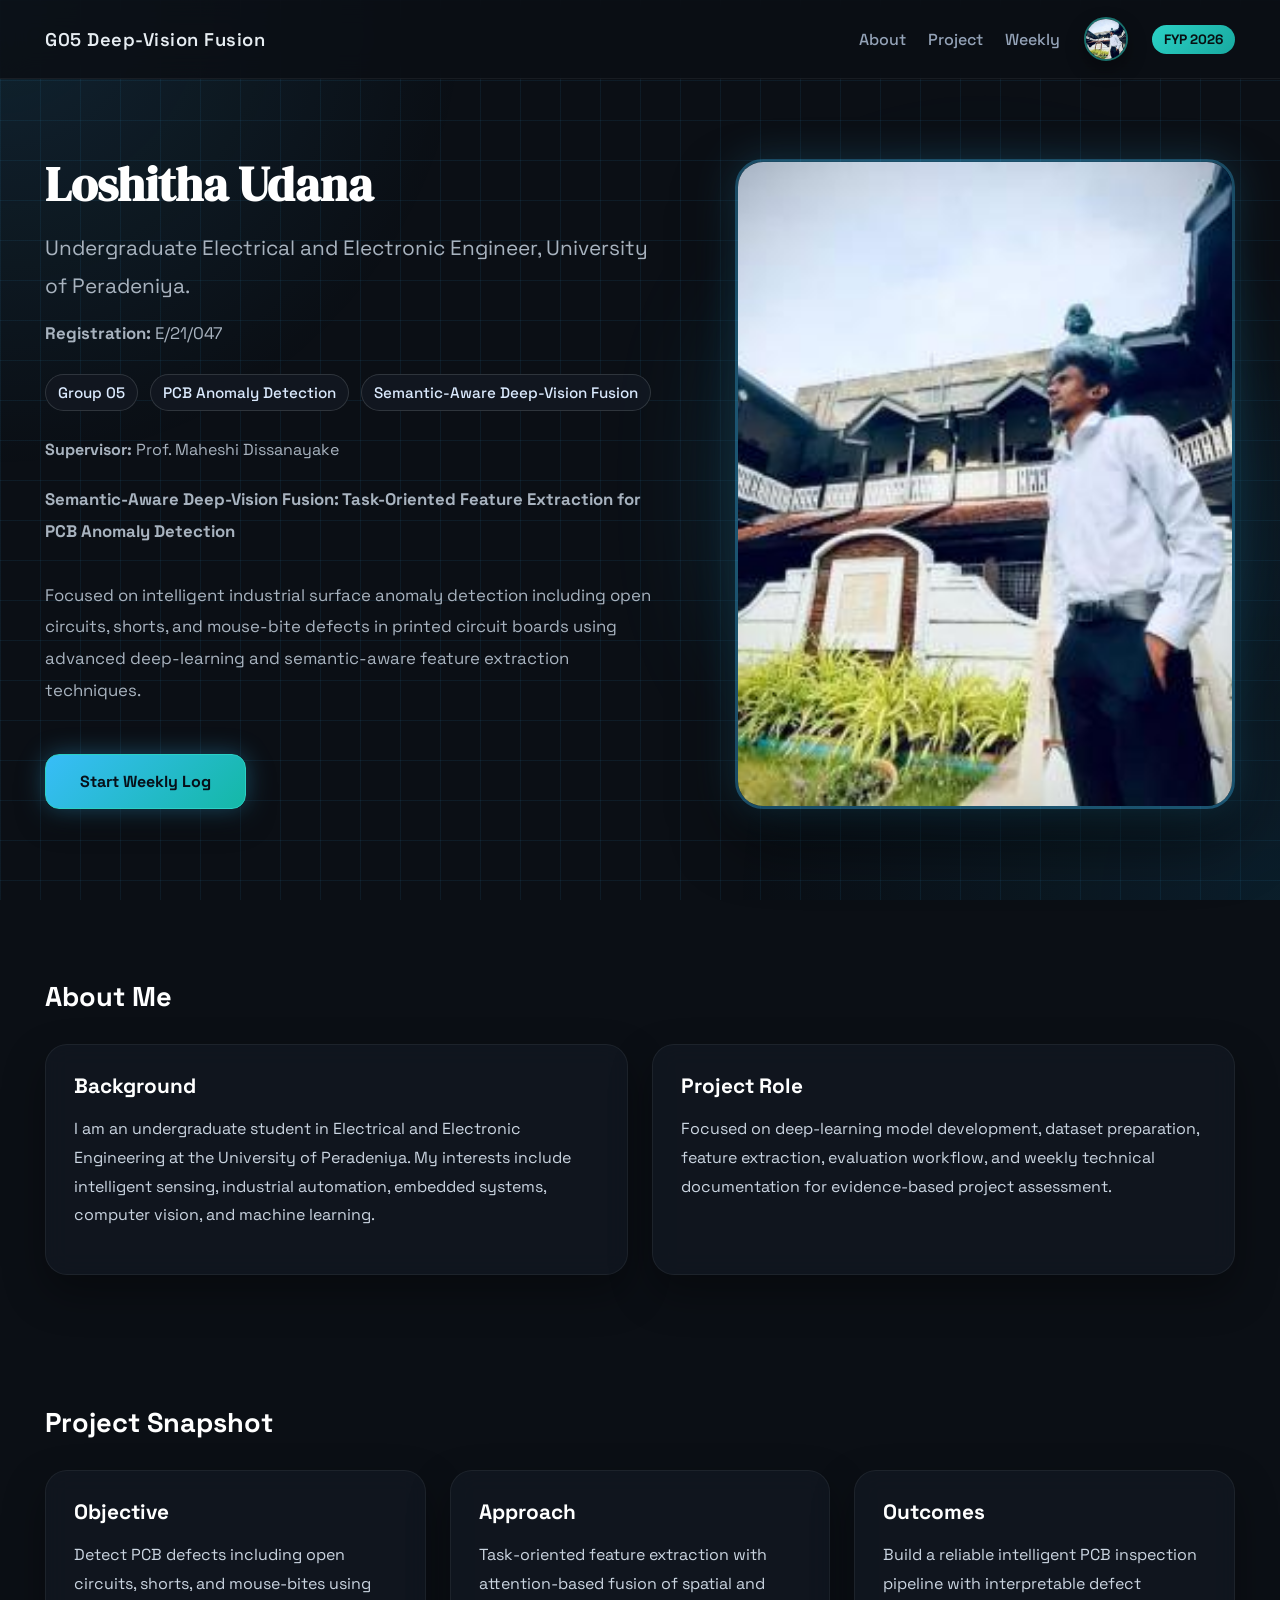
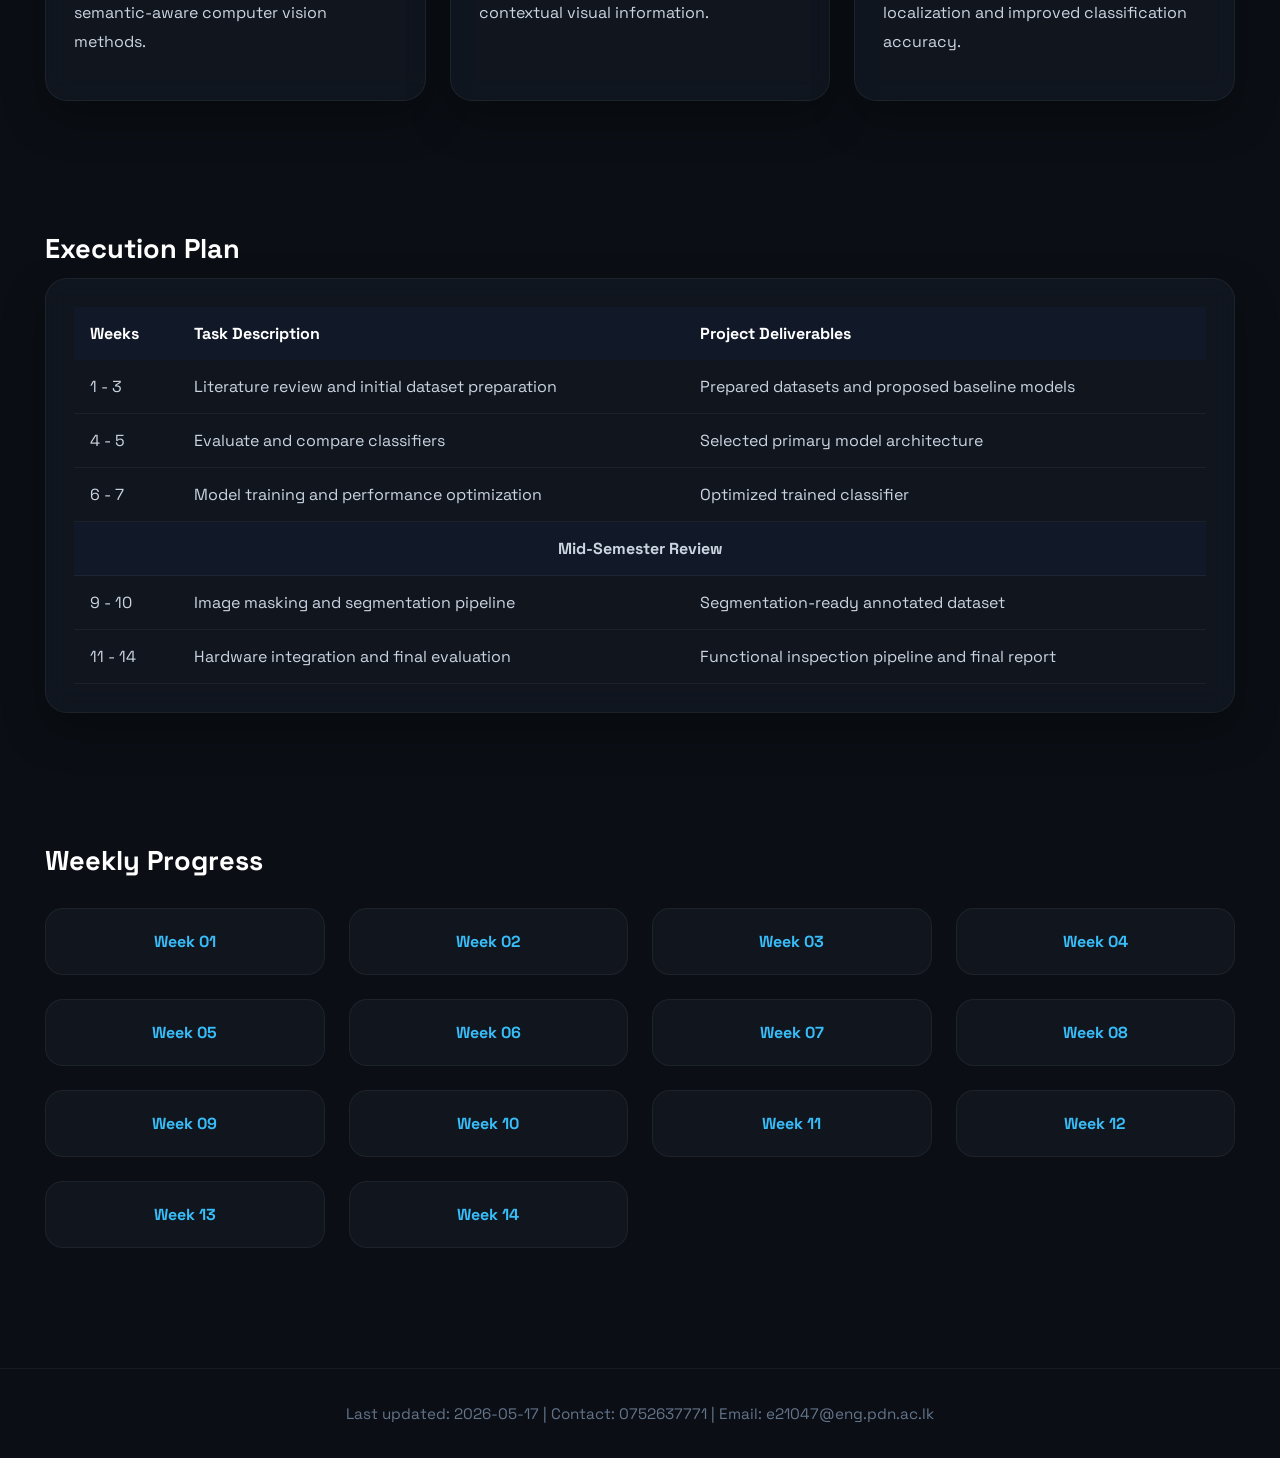
<file: index.html>
<!doctype html>
<html lang="en">
<head>
  <meta charset="utf-8">
  <meta name="viewport" content="width=device-width,initial-scale=1">
  <title>G05 FYP Portfolio | Loshitha Udana</title>

  <link rel="stylesheet" href="assets/css/styles.css">

  <link rel="preconnect" href="https://fonts.googleapis.com">
  <link rel="preconnect" href="https://fonts.gstatic.com" crossorigin>

  <link href="https://fonts.googleapis.com/css2?family=DM+Serif+Display&family=Space+Grotesk:wght@300;400;500;600;700&display=swap" rel="stylesheet">

  <style>

    *{
      box-sizing:border-box;
    }

    html{
      scroll-behavior:smooth;
    }

    body{
      margin:0;
      padding:0;
      background:#0b0f15;
      color:#e2e8f0;
      font-family:'Space Grotesk',sans-serif;
      overflow-x:hidden;
    }

    /* =========================
       BACKGROUND GRID EFFECT
    ========================== */

    body::before{
      content:"";
      position:fixed;
      inset:0;
      background-image:
        linear-gradient(rgba(56,189,248,0.08) 1px, transparent 1px),
        linear-gradient(90deg, rgba(56,189,248,0.08) 1px, transparent 1px);
      background-size:40px 40px;
      z-index:-2;
    }

    body::after{
      content:"";
      position:fixed;
      inset:0;
      background:
        radial-gradient(circle at top left, rgba(56,189,248,0.12), transparent 30%),
        radial-gradient(circle at bottom right, rgba(14,165,233,0.10), transparent 35%);
      z-index:-1;
    }

    /* =========================
       CONTAINER
    ========================== */

    .container{
      max-width:1250px;
      margin:0 auto;
      padding:0 30px;
    }

    /* =========================
       NAVBAR
    ========================== */

    .topbar{
      position:sticky;
      top:0;
      z-index:1000;

      backdrop-filter:blur(14px);
      background:rgba(11,15,21,0.85);

      border-bottom:1px solid rgba(255,255,255,0.06);
    }

    .nav{
      height:78px;

      display:flex;
      align-items:center;
      justify-content:space-between;
    }

    .brand{
      font-size:1.15rem;
      font-weight:700;
      color:#ffffff;
      text-decoration:none;
      letter-spacing:0.5px;
    }

    .nav-right{
      display:flex;
      align-items:center;
      gap:24px;
    }

    .nav-right ul{
      list-style:none;
      display:flex;
      gap:22px;
      margin:0;
      padding:0;
    }

    .nav-right ul li a{
      text-decoration:none;
      color:#94a3b8;
      font-weight:500;
      transition:0.25s ease;
    }

    .nav-right ul li a:hover{
      color:#ffffff;
    }

    .avatar{
      width:46px;
      height:46px;
      border-radius:50%;
      object-fit:cover;
      border:2px solid #38bdf8;
      box-shadow:0 0 15px rgba(56,189,248,0.45);
    }

    .tag{
      background:linear-gradient(135deg,#38bdf8,#14b8a6);
      color:#081018;
      padding:8px 16px;
      border-radius:999px;
      font-size:0.8rem;
      font-weight:700;
    }

    /* =========================
       HERO SECTION
    ========================== */

    .hero{
      min-height:90vh;

      display:flex;
      align-items:center;
      justify-content:space-between;

      gap:80px;
      padding:80px 0;
    }

    .hero-text{
      flex:1;
      max-width:720px;
    }

    h1{
      font-family:'DM Serif Display',serif;
      font-size:5.3rem;
      line-height:1.05;
      margin:0 0 24px 0;
      color:#ffffff;
    }

    .subtitle{
      font-size:1.3rem;
      line-height:1.8;
      color:#cbd5e1;
      margin-bottom:16px;
    }

    .registration{
      font-size:1.05rem;
      color:#94a3b8;
      margin-bottom:30px;
    }

    .meta{
      display:flex;
      flex-wrap:wrap;
      gap:14px;
      margin-bottom:28px;
    }

    .pill{
      padding:10px 18px;
      border-radius:999px;

      background:rgba(255,255,255,0.04);

      border:1px solid rgba(255,255,255,0.08);

      color:#dbeafe;
      font-size:0.95rem;
      font-weight:500;

      backdrop-filter:blur(6px);
    }

    .hero-description{
      margin-top:24px;
      line-height:1.9;
      color:#cbd5e1;
      font-size:1.05rem;
    }

    .button{
      display:inline-flex;
      align-items:center;
      justify-content:center;

      margin-top:30px;

      padding:16px 34px;

      background:linear-gradient(135deg,#38bdf8,#14b8a6);

      color:#071019;
      text-decoration:none;
      border-radius:14px;

      font-weight:700;
      font-size:1rem;

      transition:0.3s ease;

      box-shadow:
        0 0 25px rgba(56,189,248,0.35),
        0 12px 30px rgba(0,0,0,0.35);
    }

    .button:hover{
      transform:translateY(-3px) scale(1.02);
      box-shadow:
        0 0 35px rgba(56,189,248,0.55),
        0 16px 40px rgba(0,0,0,0.45);
    }

    /* =========================
       LARGE PROFILE IMAGE
    ========================== */

    .hero-image{
      flex-shrink:0;
      position:relative;
    }

    .hero-image::before{
      content:"";
      position:absolute;
      width:120%;
      height:120%;
      top:50%;
      left:50%;
      transform:translate(-50%,-50%);

      background:
        radial-gradient(circle, rgba(56,189,248,0.35), transparent 70%);

      filter:blur(40px);
      z-index:0;
    }

    .profile-large{
      position:relative;
      z-index:1;

      width:500px;       /* BIGGER WIDTH */
      height:650px;      /* BIGGER HEIGHT */

      object-fit:cover;

      border-radius:28px;

      border:3px solid rgba(56,189,248,0.35);

      box-shadow:
        0 0 40px rgba(56,189,248,0.20),
        0 30px 60px rgba(0,0,0,0.55);

      transition:0.4s ease;
    }

    .profile-large:hover{
      transform:scale(1.02);
    }

    /* =========================
       SECTIONS
    ========================== */

    .section{
      padding:90px 0 40px 0;
    }

    h2{
      font-size:2.5rem;
      margin-bottom:26px;
      color:#ffffff;
    }

    .grid{
      display:grid;
      gap:24px;
      margin-top:30px;
    }

    .grid-2{
      grid-template-columns:repeat(auto-fit,minmax(320px,1fr));
    }

    .grid-3{
      grid-template-columns:repeat(auto-fit,minmax(260px,1fr));
    }

    .card{
      background:rgba(18,24,33,0.82);

      border:1px solid rgba(255,255,255,0.06);

      border-radius:22px;

      padding:28px;

      backdrop-filter:blur(12px);

      transition:0.3s ease;
    }

    .card:hover{
      transform:translateY(-6px);
      border-color:rgba(56,189,248,0.40);

      box-shadow:
        0 12px 35px rgba(0,0,0,0.35),
        0 0 18px rgba(56,189,248,0.08);
    }

    .card h3{
      margin-top:0;
      color:#ffffff;
      font-size:1.3rem;
    }

    .card p{
      line-height:1.8;
      color:#cbd5e1;
    }

    /* =========================
       TABLE
    ========================== */

    table{
      width:100%;
      border-collapse:collapse;
    }

    th{
      text-align:left;
      padding:16px;
      background:#111827;
      color:#ffffff;
    }

    td{
      padding:16px;
      color:#cbd5e1;
      border-bottom:1px solid rgba(255,255,255,0.05);
    }

    tr:hover{
      background:rgba(255,255,255,0.02);
    }

    /* =========================
       WEEKLY LINKS
    ========================== */

    .link-grid a{
      background:rgba(18,24,33,0.82);

      border:1px solid rgba(255,255,255,0.06);

      padding:22px;

      border-radius:18px;

      text-align:center;

      text-decoration:none;

      color:#38bdf8;

      font-weight:700;

      transition:0.3s ease;
    }

    .link-grid a:hover{
      background:#16202d;
      color:#ffffff;

      transform:translateY(-4px);

      border-color:#38bdf8;
    }

    /* =========================
       FOOTER
    ========================== */

    .footer{
      margin-top:80px;
      border-top:1px solid rgba(255,255,255,0.05);

      padding:35px 0;

      text-align:center;

      color:#64748b;
      font-size:0.95rem;
    }

    /* =========================
       RESPONSIVE
    ========================== */

    @media (max-width:1100px){

      .hero{
        gap:50px;
      }

      .profile-large{
        width:420px;
        height:560px;
      }

      h1{
        font-size:4.3rem;
      }
    }

    @media (max-width:900px){

      .hero{
        flex-direction:column-reverse;
        text-align:center;
      }

      .meta{
        justify-content:center;
      }

      .profile-large{
        width:360px;
        height:480px;
      }

      h1{
        font-size:3.5rem;
      }
    }

    @media (max-width:600px){

      .container{
        padding:0 18px;
      }

      .nav{
        flex-direction:column;
        height:auto;
        padding:16px 0;
        gap:14px;
      }

      .nav-right{
        flex-wrap:wrap;
        justify-content:center;
      }

      .profile-large{
        width:290px;
        height:390px;
      }

      h1{
        font-size:2.8rem;
      }

      h2{
        font-size:2rem;
      }

      .button{
        width:100%;
      }
    }

  </style>
</head>

<body>

  <!-- =========================
       NAVBAR
  ========================== -->

  <div class="topbar">
    <div class="container nav">

      <a href="#top" class="brand">
        G05 Deep-Vision Fusion
      </a>

      <div class="nav-right">

        <ul>
          <li><a href="#about">About</a></li>
          <li><a href="#project">Project</a></li>
          <li><a href="#weekly">Weekly</a></li>
        </ul>

        <img class="avatar" src="figures/profile.jpg" alt="Loshitha Udana">

        <span class="tag">FYP 2026</span>

      </div>
    </div>
  </div>

  <!-- =========================
       MAIN CONTENT
  ========================== -->

  <main id="top" class="container">

    <!-- HERO -->

    <section class="hero">

      <div class="hero-text">

        <h1>Loshitha Udana</h1>

        <p class="subtitle">
          Undergraduate Electrical and Electronic Engineer,
          University of Peradeniya.
        </p>

        <p class="registration">
          <strong>Registration:</strong> E/21/047
        </p>

        <div class="meta">
          <div class="pill">Group 05</div>
          <div class="pill">PCB Anomaly Detection</div>
          <div class="pill">Semantic-Aware Deep-Vision Fusion</div>
        </div>

        <p>
          <strong>Supervisor:</strong>
          Prof. Maheshi Dissanayake
        </p>

        <p class="hero-description">
          <strong>
            Semantic-Aware Deep-Vision Fusion:
            Task-Oriented Feature Extraction for PCB Anomaly Detection
          </strong>

          <br><br>

          Focused on intelligent industrial surface anomaly detection
          including open circuits, shorts, and mouse-bite defects
          in printed circuit boards using advanced deep-learning
          and semantic-aware feature extraction techniques.
        </p>

        <a class="button" href="weekly/week-01.html">
          Start Weekly Log
        </a>

      </div>

      <!-- BIG PROFILE IMAGE -->

      <div class="hero-image">

        <img
          class="profile-large"
          src="figures/profile.jpg"
          alt="Loshitha Udana"
        >

      </div>

    </section>

    <!-- ABOUT -->

    <section id="about" class="section">

      <h2>About Me</h2>

      <div class="grid grid-2">

        <div class="card">
          <h3>Background</h3>

          <p>
            I am an undergraduate student in Electrical and
            Electronic Engineering at the University of Peradeniya.
            My interests include intelligent sensing,
            industrial automation, embedded systems,
            computer vision, and machine learning.
          </p>
        </div>

        <div class="card">
          <h3>Project Role</h3>

          <p>
            Focused on deep-learning model development,
            dataset preparation, feature extraction,
            evaluation workflow, and weekly technical documentation
            for evidence-based project assessment.
          </p>
        </div>

      </div>

    </section>

    <!-- PROJECT -->

    <section id="project" class="section">

      <h2>Project Snapshot</h2>

      <div class="grid grid-3">

        <div class="card">
          <h3>Objective</h3>

          <p>
            Detect PCB defects including open circuits,
            shorts, and mouse-bites using semantic-aware
            computer vision methods.
          </p>
        </div>

        <div class="card">
          <h3>Approach</h3>

          <p>
            Task-oriented feature extraction with
            attention-based fusion of spatial and
            contextual visual information.
          </p>
        </div>

        <div class="card">
          <h3>Outcomes</h3>

          <p>
            Build a reliable intelligent PCB inspection
            pipeline with interpretable defect localization
            and improved classification accuracy.
          </p>
        </div>

      </div>

    </section>

    <!-- EXECUTION PLAN -->

    <section class="section">

      <h2>Execution Plan</h2>

      <div class="card" style="overflow:auto">

        <table>

          <thead>
            <tr>
              <th>Weeks</th>
              <th>Task Description</th>
              <th>Project Deliverables</th>
            </tr>
          </thead>

          <tbody>

            <tr>
              <td>1 - 3</td>
              <td>Literature review and initial dataset preparation</td>
              <td>Prepared datasets and proposed baseline models</td>
            </tr>

            <tr>
              <td>4 - 5</td>
              <td>Evaluate and compare classifiers</td>
              <td>Selected primary model architecture</td>
            </tr>

            <tr>
              <td>6 - 7</td>
              <td>Model training and performance optimization</td>
              <td>Optimized trained classifier</td>
            </tr>

            <tr>
              <td colspan="3" style="text-align:center;font-weight:700;background:#111827">
                Mid-Semester Review
              </td>
            </tr>

            <tr>
              <td>9 - 10</td>
              <td>Image masking and segmentation pipeline</td>
              <td>Segmentation-ready annotated dataset</td>
            </tr>

            <tr>
              <td>11 - 14</td>
              <td>Hardware integration and final evaluation</td>
              <td>Functional inspection pipeline and final report</td>
            </tr>

          </tbody>

        </table>

      </div>

    </section>

    <!-- WEEKLY -->

    <section id="weekly" class="section">

      <h2>Weekly Progress</h2>

      <div class="grid grid-3 link-grid">

        <a href="weekly/week-01.html">Week 01</a>
        <a href="weekly/week-02.html">Week 02</a>
        <a href="weekly/week-03.html">Week 03</a>
        <a href="weekly/week-04.html">Week 04</a>
        <a href="weekly/week-05.html">Week 05</a>
        <a href="weekly/week-06.html">Week 06</a>
        <a href="weekly/week-07.html">Week 07</a>
        <a href="weekly/week-08.html">Week 08</a>
        <a href="weekly/week-09.html">Week 09</a>
        <a href="weekly/week-10.html">Week 10</a>
        <a href="weekly/week-11.html">Week 11</a>
        <a href="weekly/week-12.html">Week 12</a>
        <a href="weekly/week-13.html">Week 13</a>
        <a href="weekly/week-14.html">Week 14</a>

      </div>

    </section>

  </main>

  <!-- FOOTER -->

  <footer class="footer">

    <div class="container">
      Last updated: 2026-05-17 |
      Contact: 0752637771 |
      Email: e21047@eng.pdn.ac.lk
    </div>

  </footer>

  <script src="assets/js/main.js"></script>

</body>
</html>
</file>
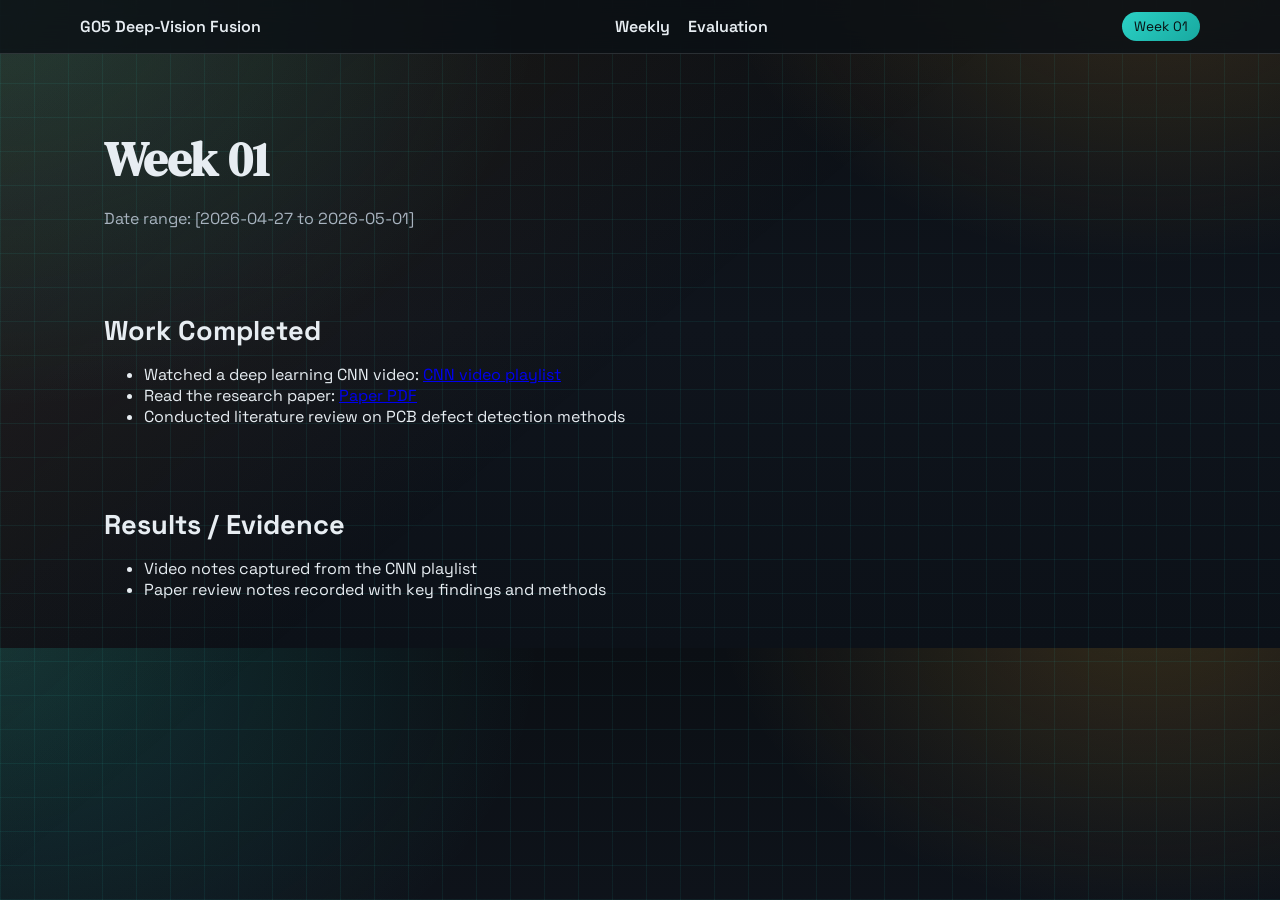
<file: weekly/week-01.html>
<!doctype html>
<html lang="en">
<head>
  <meta charset="utf-8">
  <meta name="viewport" content="width=device-width,initial-scale=1">
  <title>Week 01 | G05 FYP Portfolio</title>
  <link rel="stylesheet" href="../assets/css/styles.css">
  <link rel="preconnect" href="https://fonts.googleapis.com">
  <link rel="preconnect" href="https://fonts.gstatic.com" crossorigin>
  <link href="https://fonts.googleapis.com/css2?family=DM+Serif+Display&family=Space+Grotesk:wght@300;400;500;600;700&display=swap" rel="stylesheet">
</head>
<body>
  <div class="topbar">
    <div class="container nav">
      <a href="../index.html">G05 Deep-Vision Fusion</a>
      <ul>
        <li><a href="../index.html#weekly">Weekly</a></li>
        <li><a href="../evaluation.html">Evaluation</a></li>
      </ul>
      <span class="tag">Week 01</span>
    </div>
  </div>

  <main class="container">
    <section class="hero reveal">
      <h1>Week 01</h1>
      <p>Date range: [2026-04-27 to 2026-05-01]</p>
    </section>

    <section class="section reveal">
      <h2>Work Completed</h2>
      <ul>
        <li>Watched a deep learning CNN video: <a href="https://www.youtube.com/watch?v=ArPaAX_PhIs&amp;list=PLkDaE6sCZn6Gl29AoE31iwdVwSG-KnDzF" target="_blank" rel="noopener">CNN video playlist</a></li>
        <li>Read the research paper: <a href="../figures/FULLTEXT01.pdf" target="_blank" rel="noopener">Paper PDF</a></li>
        <li>Conducted literature review on PCB defect detection methods</li>
      </ul>
    </section>

    <section class="section reveal">
      <h2>Results / Evidence</h2>
      <ul>
        <li>Video notes captured from the CNN playlist</li>
        <li>Paper review notes recorded with key findings and methods</li>
      </ul>
    </section>
  </main>
  <script src="../assets/js/main.js"></script>
</body>
</html>
</file>
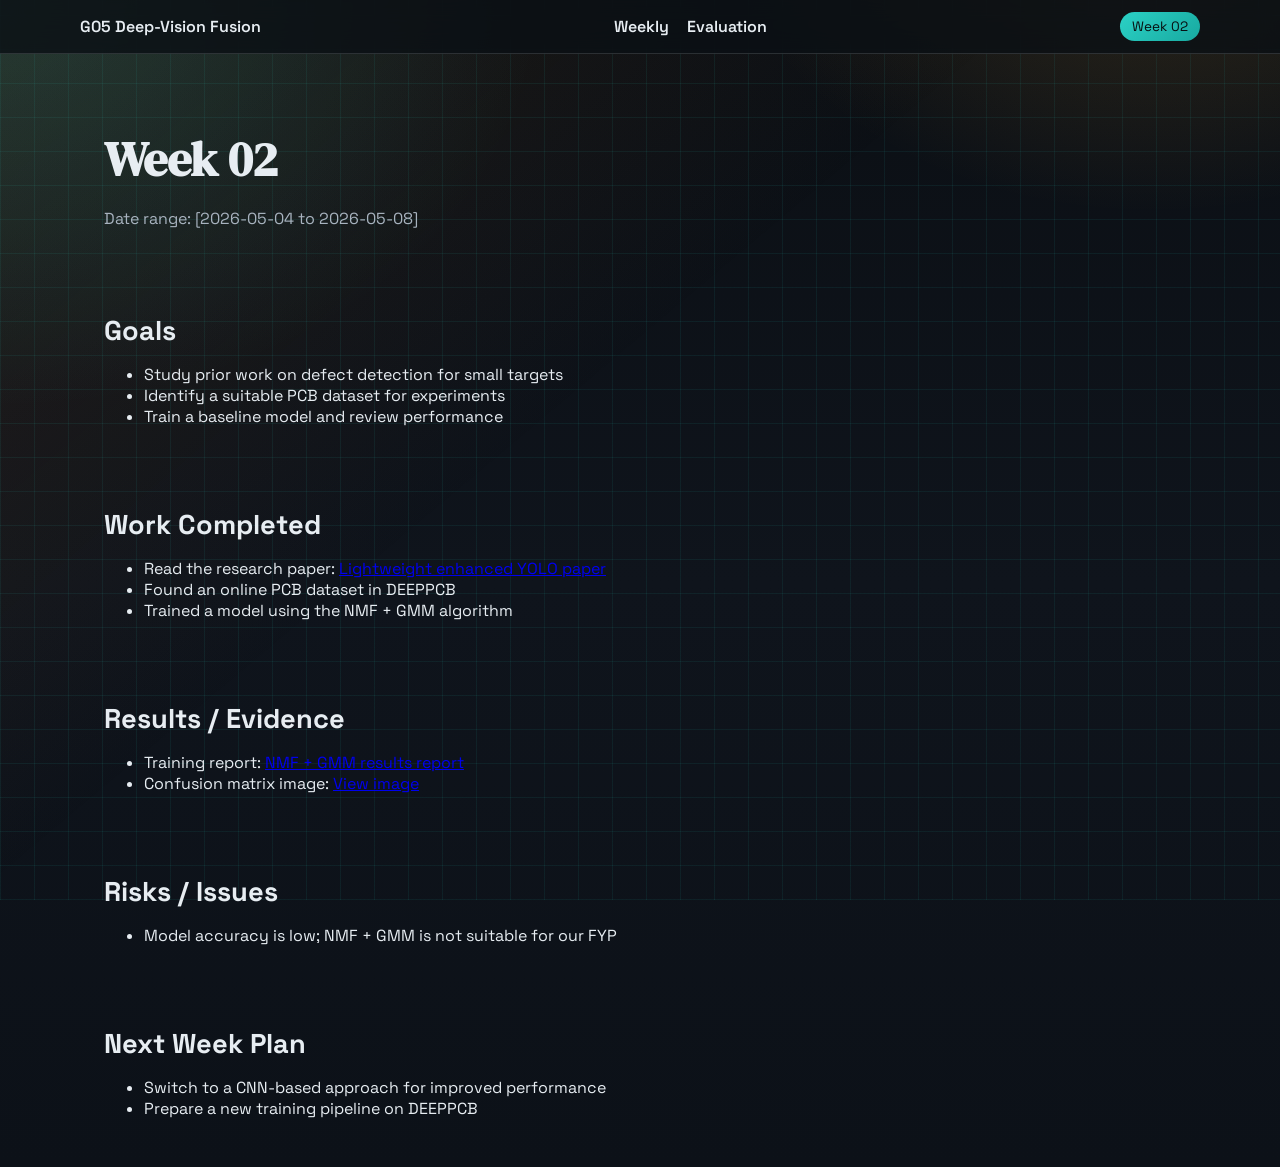
<file: weekly/week-02.html>
<!doctype html>
<html lang="en">
<head>
  <meta charset="utf-8">
  <meta name="viewport" content="width=device-width,initial-scale=1">
  <title>Week 02 | G05 FYP Portfolio</title>
  <link rel="stylesheet" href="../assets/css/styles.css">
  <link rel="preconnect" href="https://fonts.googleapis.com">
  <link rel="preconnect" href="https://fonts.gstatic.com" crossorigin>
  <link href="https://fonts.googleapis.com/css2?family=DM+Serif+Display&family=Space+Grotesk:wght@300;400;500;600;700&display=swap" rel="stylesheet">
</head>
<body>
  <div class="topbar">
    <div class="container nav">
      <a href="../index.html">G05 Deep-Vision Fusion</a>
      <ul>
        <li><a href="../index.html#weekly">Weekly</a></li>
        <li><a href="../evaluation.html">Evaluation</a></li>
      </ul>
      <span class="tag">Week 02</span>
    </div>
  </div>

  <main class="container">
    <section class="hero reveal">
      <h1>Week 02</h1>
      <p>Date range: [2026-05-04 to 2026-05-08]</p>
    </section>

    <section class="section reveal">
      <h2>Goals</h2>
      <ul>
        <li>Study prior work on defect detection for small targets</li>
        <li>Identify a suitable PCB dataset for experiments</li>
        <li>Train a baseline model and review performance</li>
      </ul>
    </section>

    <section class="section reveal">
      <h2>Work Completed</h2>
      <ul>
        <li>Read the research paper: <a href="../figures/v1_covered_44274f3a-2c83-4ff3-88ad-466ff5de1f82.pdf" target="_blank" rel="noopener">Lightweight enhanced YOLO paper</a></li>
        <li>Found an online PCB dataset in DEEPPCB</li>
        <li>Trained a model using the NMF + GMM algorithm</li>
      </ul>
    </section>

    <section class="section reveal">
      <h2>Results / Evidence</h2>
      <ul>
        <li>Training report: <a href="../figures/NMF_GMMV3.pdf" target="_blank" rel="noopener">NMF + GMM results report</a></li>
        <li>Confusion matrix image: <a href="../figures/nmf-gmm-confusion-matrix.png" target="_blank" rel="noopener">View image</a></li>
      </ul>
    </section>

    <section class="section reveal">
      <h2>Risks / Issues</h2>
      <ul>
        <li>Model accuracy is low; NMF + GMM is not suitable for our FYP</li>
      </ul>
    </section>

    <section class="section reveal">
      <h2>Next Week Plan</h2>
      <ul>
        <li>Switch to a CNN-based approach for improved performance</li>
        <li>Prepare a new training pipeline on DEEPPCB</li>
      </ul>
    </section>
  </main>
  <script src="../assets/js/main.js"></script>
</body>
</html>
</file>
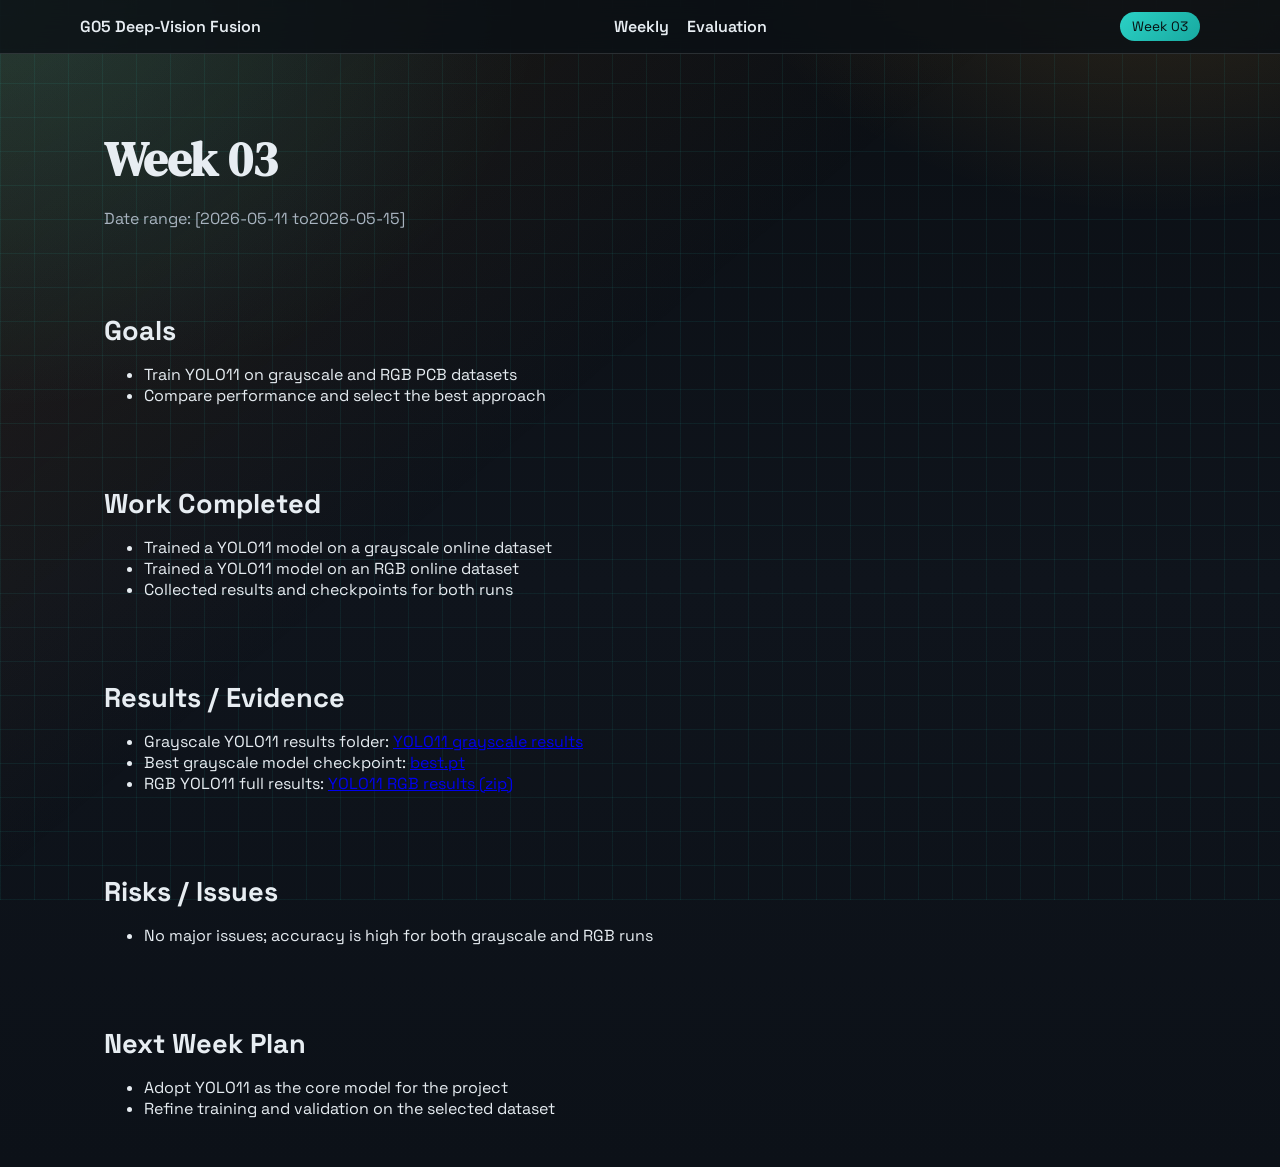
<file: weekly/week-03.html>
<!doctype html>
<html lang="en">
<head>
  <meta charset="utf-8">
  <meta name="viewport" content="width=device-width,initial-scale=1">
  <title>Week 03 | G05 FYP Portfolio</title>
  <link rel="stylesheet" href="../assets/css/styles.css">
  <link rel="preconnect" href="https://fonts.googleapis.com">
  <link rel="preconnect" href="https://fonts.gstatic.com" crossorigin>
  <link href="https://fonts.googleapis.com/css2?family=DM+Serif+Display&family=Space+Grotesk:wght@300;400;500;600;700&display=swap" rel="stylesheet">
</head>
<body>
  <div class="topbar">
    <div class="container nav">
      <a href="../index.html">G05 Deep-Vision Fusion</a>
      <ul>
        <li><a href="../index.html#weekly">Weekly</a></li>
        <li><a href="../evaluation.html">Evaluation</a></li>
      </ul>
      <span class="tag">Week 03</span>
    </div>
  </div>

  <main class="container">
    <section class="hero reveal">
      <h1>Week 03</h1>
      <p>Date range: [2026-05-11 to2026-05-15]</p>
    </section>

    <section class="section reveal">
      <h2>Goals</h2>
      <ul>
        <li>Train YOLO11 on grayscale and RGB PCB datasets</li>
        <li>Compare performance and select the best approach</li>
      </ul>
    </section>

    <section class="section reveal">
      <h2>Work Completed</h2>
      <ul>
        <li>Trained a YOLO11 model on a grayscale online dataset</li>
        <li>Trained a YOLO11 model on an RGB online dataset</li>
        <li>Collected results and checkpoints for both runs</li>
      </ul>
    </section>

    <section class="section reveal">
      <h2>Results / Evidence</h2>
      <ul>
        <li>Grayscale YOLO11 results folder: <a href="../figures/YOLO11-results.zip" target="_blank" rel="noopener">YOLO11 grayscale results</a></li>
        <li>Best grayscale model checkpoint: <a href="../figures/yolo11-best.pt" target="_blank" rel="noopener">best.pt</a></li>
        <li>RGB YOLO11 full results: <a href="../figures/YOLO_Project_Results.zip" target="_blank" rel="noopener">YOLO11 RGB results (zip)</a></li>
      </ul>
    </section>

    <section class="section reveal">
      <h2>Risks / Issues</h2>
      <ul>
        <li>No major issues; accuracy is high for both grayscale and RGB runs</li>
      </ul>
    </section>

    <section class="section reveal">
      <h2>Next Week Plan</h2>
      <ul>
        <li>Adopt YOLO11 as the core model for the project</li>
        <li>Refine training and validation on the selected dataset</li>
      </ul>
    </section>
  </main>
  <script src="../assets/js/main.js"></script>
</body>
</html>
</file>
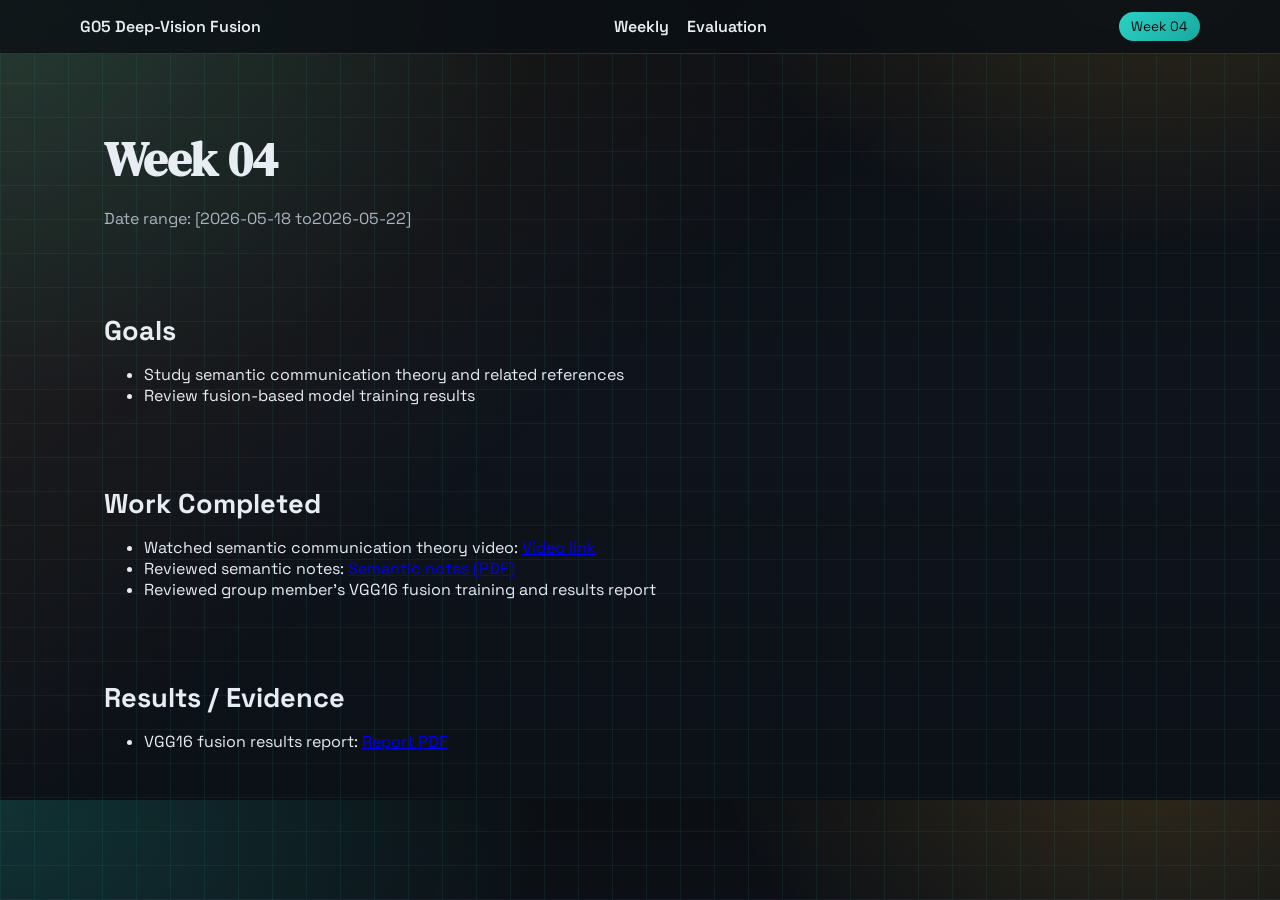
<file: weekly/week-04.html>
<!doctype html>
<html lang="en">
<head>
  <meta charset="utf-8">
  <meta name="viewport" content="width=device-width,initial-scale=1">
  <title>Week 04 | G05 FYP Portfolio</title>
  <link rel="stylesheet" href="../assets/css/styles.css">
  <link rel="preconnect" href="https://fonts.googleapis.com">
  <link rel="preconnect" href="https://fonts.gstatic.com" crossorigin>
  <link href="https://fonts.googleapis.com/css2?family=DM+Serif+Display&family=Space+Grotesk:wght@300;400;500;600;700&display=swap" rel="stylesheet">
</head>
<body>
  <div class="topbar">
    <div class="container nav">
      <a href="../index.html">G05 Deep-Vision Fusion</a>
      <ul>
        <li><a href="../index.html#weekly">Weekly</a></li>
        <li><a href="../evaluation.html">Evaluation</a></li>
      </ul>
      <span class="tag">Week 04</span>
    </div>
  </div>

  <main class="container">
    <section class="hero reveal">
      <h1>Week 04</h1>
      <p>Date range: [2026-05-18 to2026-05-22]</p>
    </section>

    <section class="section reveal">
      <h2>Goals</h2>
      <ul>
        <li>Study semantic communication theory and related references</li>
        <li>Review fusion-based model training results</li>
      </ul>
    </section>

    <section class="section reveal">
      <h2>Work Completed</h2>
      <ul>
        <li>Watched semantic communication theory video: <a href="https://www.youtube.com/watch?v=NuIlPMSdER8" target="_blank" rel="noopener">Video link</a></li>
        <li>Reviewed semantic notes: <a href="../figures/sementic.pdf" target="_blank" rel="noopener">Semantic notes (PDF)</a></li>
        <li>Reviewed group member's VGG16 fusion training and results report</li>
      </ul>
    </section>

    <section class="section reveal">
      <h2>Results / Evidence</h2>
      <ul>
        <li>VGG16 fusion results report: <a href="../figures/fusion-1.pdf" target="_blank" rel="noopener">Report PDF</a></li>
      </ul>
    </section>
  </main>
  <script src="../assets/js/main.js"></script>
</body>
</html>
</file>
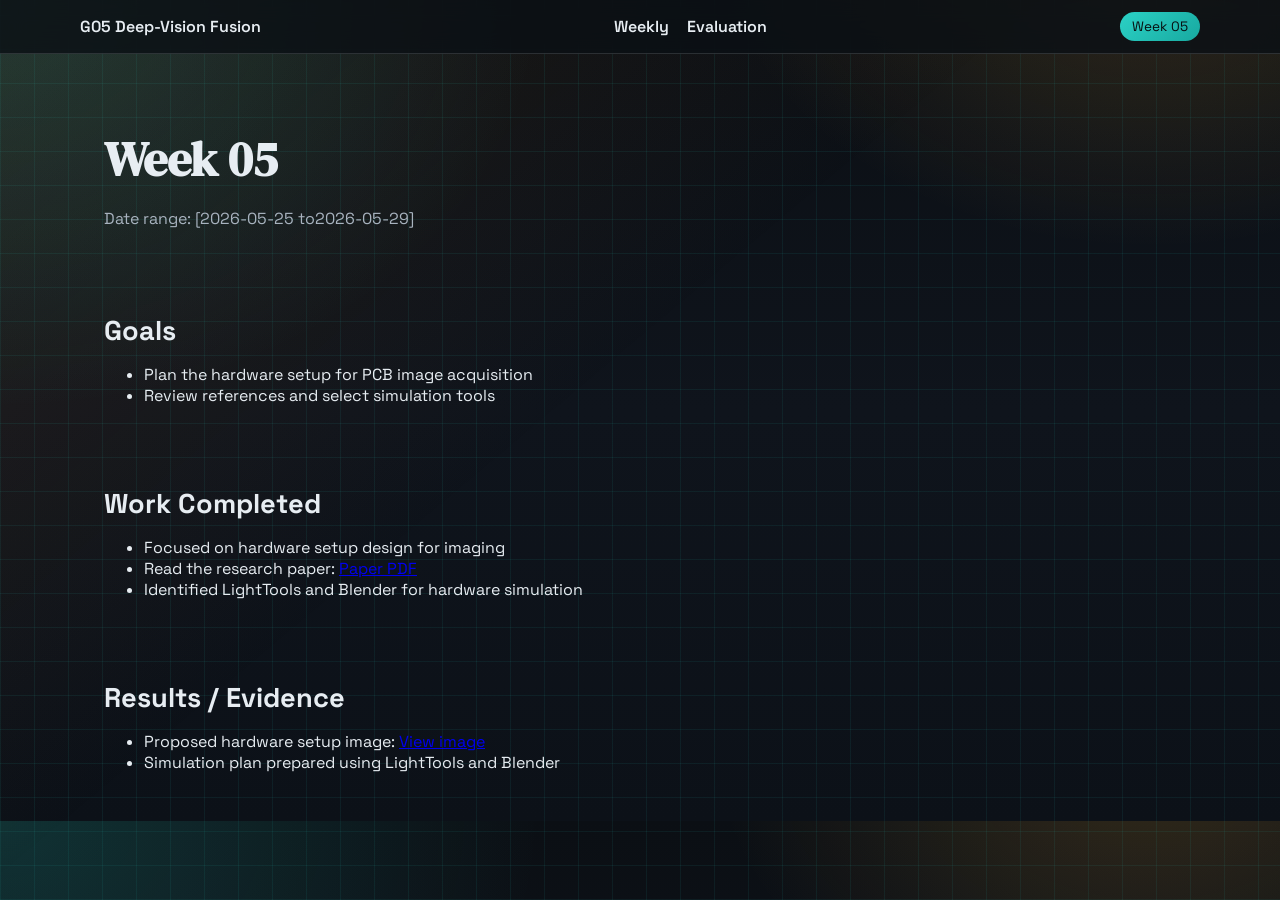
<file: weekly/week-05.html>
<!doctype html>
<html lang="en">
<head>
  <meta charset="utf-8">
  <meta name="viewport" content="width=device-width,initial-scale=1">
  <title>Week 05 | G05 FYP Portfolio</title>
  <link rel="stylesheet" href="../assets/css/styles.css">
  <link rel="preconnect" href="https://fonts.googleapis.com">
  <link rel="preconnect" href="https://fonts.gstatic.com" crossorigin>
  <link href="https://fonts.googleapis.com/css2?family=DM+Serif+Display&family=Space+Grotesk:wght@300;400;500;600;700&display=swap" rel="stylesheet">
</head>
<body>
  <div class="topbar">
    <div class="container nav">
      <a href="../index.html">G05 Deep-Vision Fusion</a>
      <ul>
        <li><a href="../index.html#weekly">Weekly</a></li>
        <li><a href="../evaluation.html">Evaluation</a></li>
      </ul>
      <span class="tag">Week 05</span>
    </div>
  </div>

  <main class="container">
    <section class="hero reveal">
      <h1>Week 05</h1>
      <p>Date range: [2026-05-25 to2026-05-29]</p>
    </section>

    <section class="section reveal">
      <h2>Goals</h2>
      <ul>
        <li>Plan the hardware setup for PCB image acquisition</li>
        <li>Review references and select simulation tools</li>
      </ul>
    </section>

    <section class="section reveal">
      <h2>Work Completed</h2>
      <ul>
        <li>Focused on hardware setup design for imaging</li>
        <li>Read the research paper: <a href="../figures/paper3.pdf" target="_blank" rel="noopener">Paper PDF</a></li>
        <li>Identified LightTools and Blender for hardware simulation</li>
      </ul>
    </section>

    <section class="section reveal">
      <h2>Results / Evidence</h2>
      <ul>
        <li>Proposed hardware setup image: <a href="../figures/hardware-setup.png" target="_blank" rel="noopener">View image</a></li>
        <li>Simulation plan prepared using LightTools and Blender</li>
      </ul>
    </section>
  </main>
  <script src="../assets/js/main.js"></script>
</body>
</html>
</file>
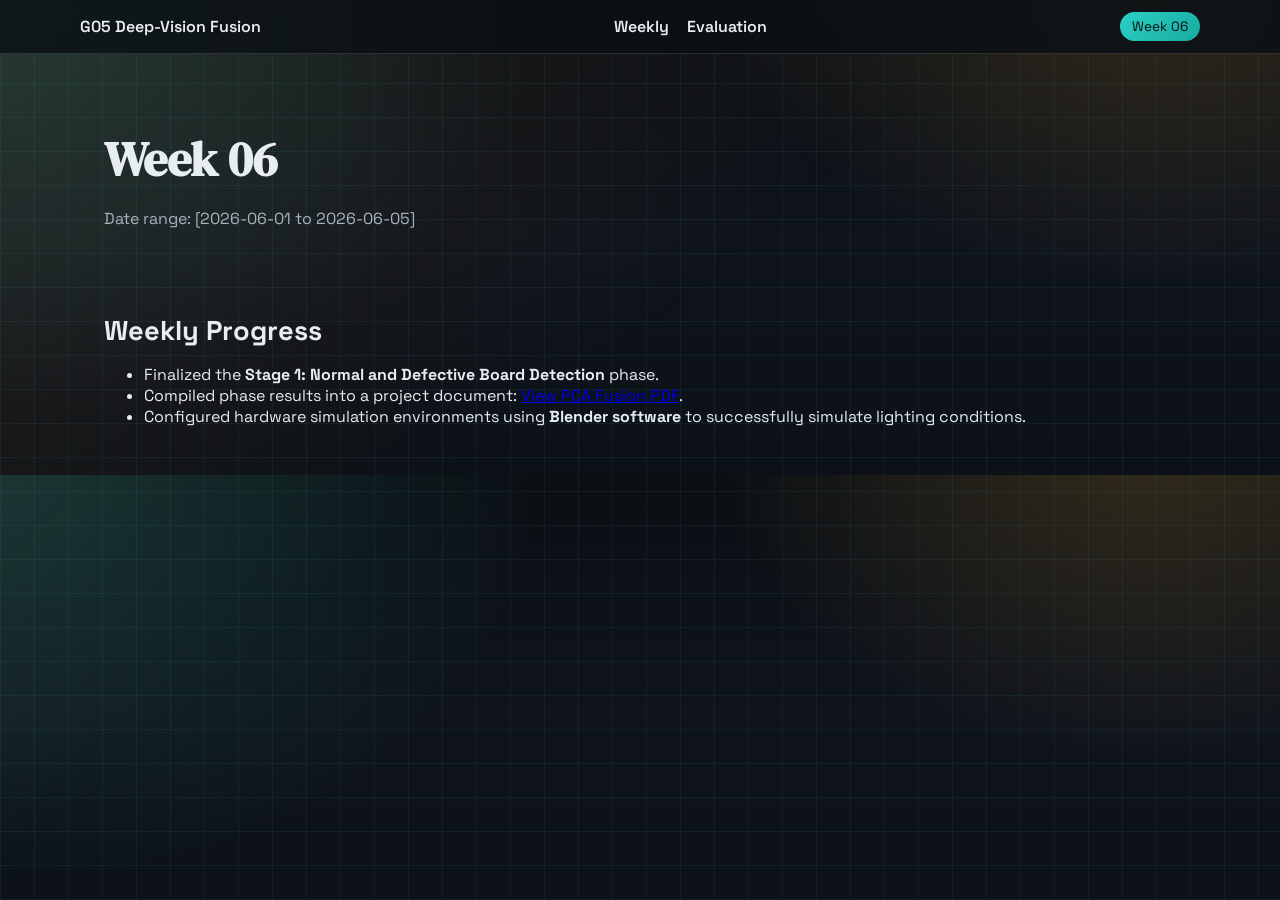
<file: weekly/week-06.html>
<!doctype html>
<html lang="en">
<head>
  <meta charset="utf-8">
  <meta name="viewport" content="width=device-width,initial-scale=1">
  <title>Week 06 | G05 FYP Portfolio</title>
  <link rel="stylesheet" href="../assets/css/styles.css">
  <link rel="preconnect" href="https://fonts.googleapis.com">
  <link rel="preconnect" href="https://fonts.gstatic.com" crossorigin>
  <link href="https://fonts.googleapis.com/css2?family=DM+Serif+Display&family=Space+Grotesk:wght@300;400;500;600;700&display=swap" rel="stylesheet">
</head>
<body>
  <div class="topbar">
    <div class="container nav">
      <a href="../index.html">G05 Deep-Vision Fusion</a>
      <ul>
        <li><a href="../index.html#weekly">Weekly</a></li>
        <li><a href="../evaluation.html">Evaluation</a></li>
      </ul>
      <span class="tag">Week 06</span>
    </div>
  </div>

  <main class="container">
    <section class="hero reveal">
      <h1>Week 06</h1>
      <p>Date range: [2026-06-01 to 2026-06-05]</p>
    </section>

    <!-- NEW: Weekly Progress Section -->
    <section class="section reveal">
      <h2>Weekly Progress</h2>
      <ul>
        <li>Finalized the <strong>Stage 1: Normal and Defective Board Detection</strong> phase.</li>
        <li>Compiled phase results into a project document: <a href="PCA_fusion.pdf" target="_blank">View PCA Fusion PDF</a>.</li>
        <li>Configured hardware simulation environments using <strong>Blender software</strong> to successfully simulate lighting conditions.</li>
      </ul>
    </section>

   
  </main>
  <script src="../assets/js/main.js"></script>
</body>
</html>
</file>
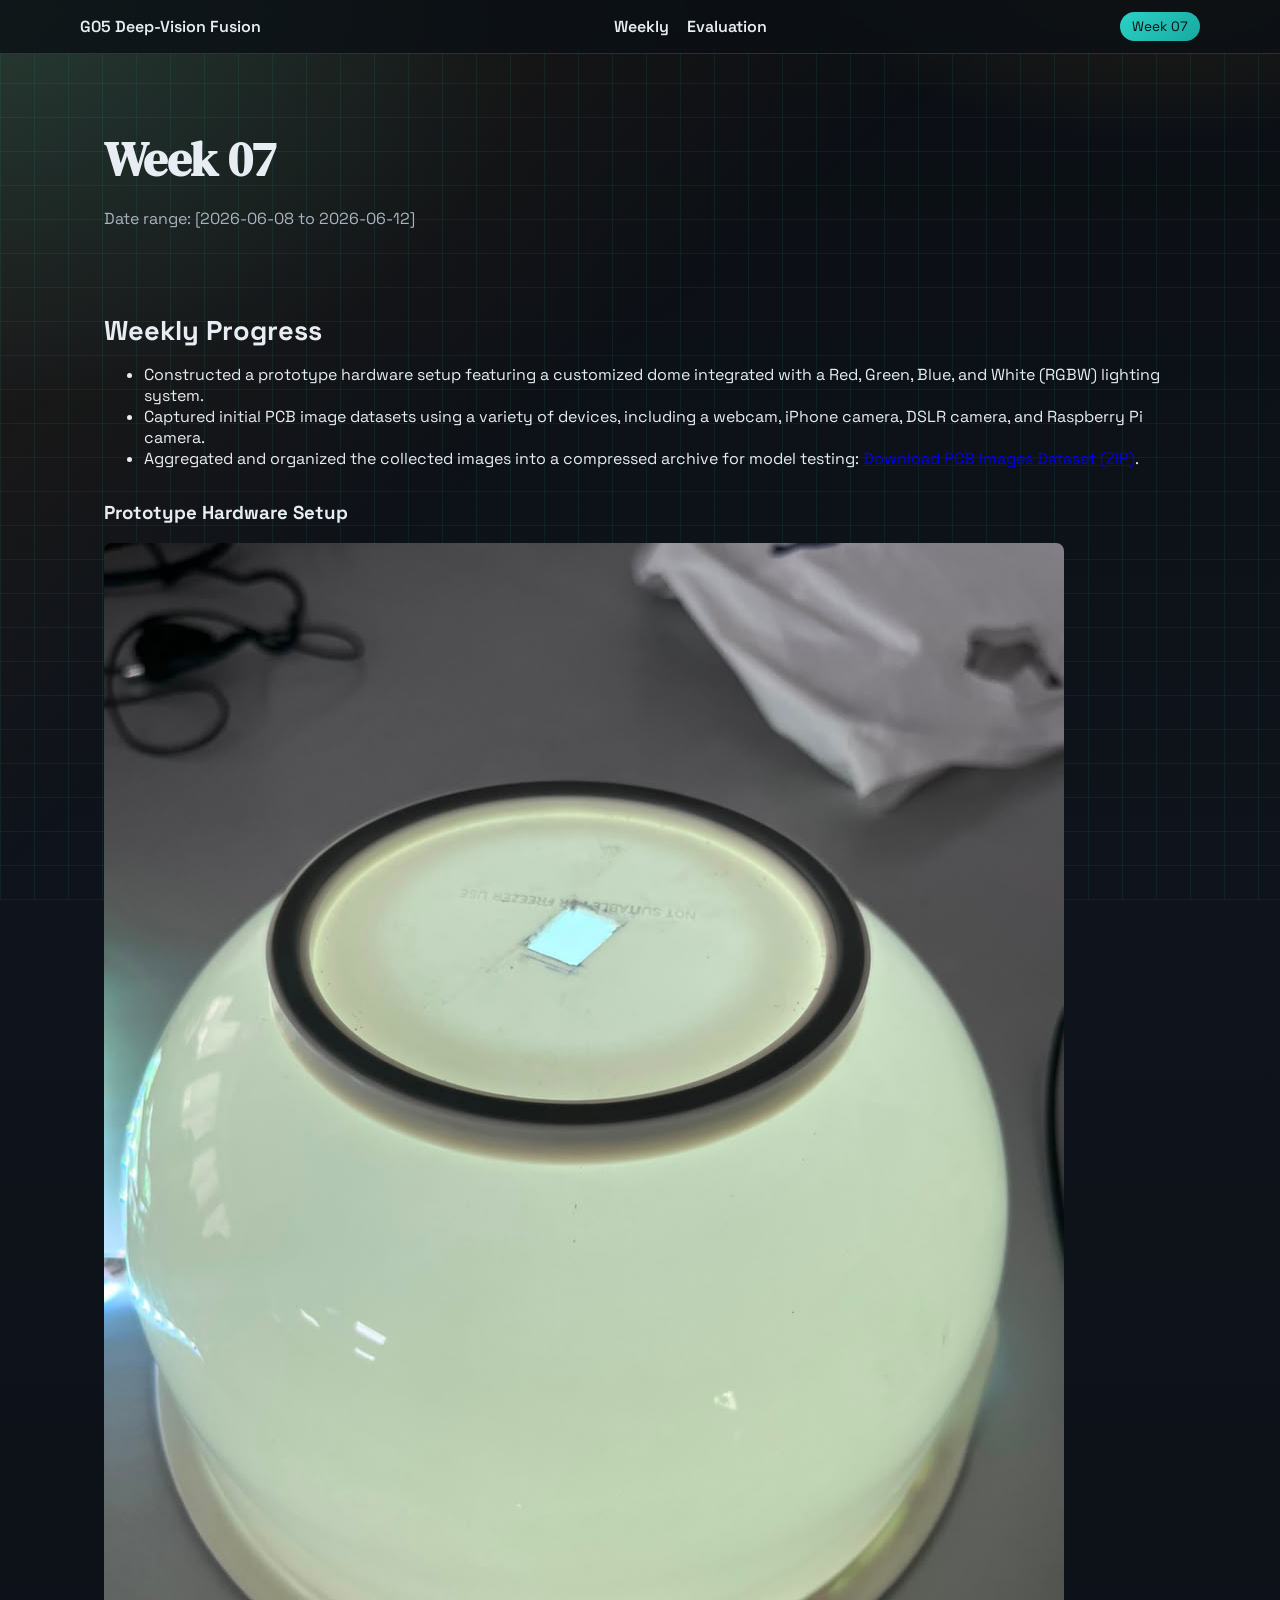
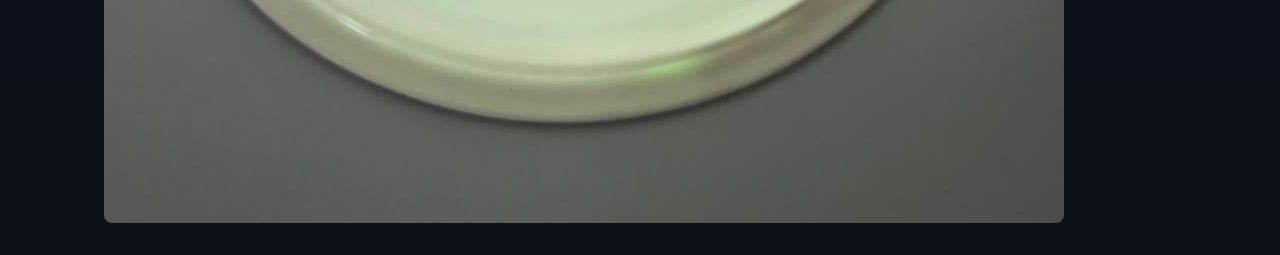
<file: weekly/week-07.html>
<!doctype html>
<html lang="en">
<head>
  <meta charset="utf-8">
  <meta name="viewport" content="width=device-width,initial-scale=1">
  <title>Week 07 | G05 FYP Portfolio</title>
  <link rel="stylesheet" href="../assets/css/styles.css">
  <link rel="preconnect" href="https://fonts.googleapis.com">
  <link rel="preconnect" href="https://fonts.gstatic.com" crossorigin>
  <link href="https://fonts.googleapis.com/css2?family=DM+Serif+Display&family=Space+Grotesk:wght@300;400;500;600;700&display=swap" rel="stylesheet">
</head>
<body>
  <div class="topbar">
    <div class="container nav">
      <a href="../index.html">G05 Deep-Vision Fusion</a>
      <ul>
        <li><a href="../index.html#weekly">Weekly</a></li>
        <li><a href="../evaluation.html">Evaluation</a></li>
      </ul>
      <span class="tag">Week 07</span>
    </div>
  </div>

  <main class="container">
    <section class="hero reveal">
      <h1>Week 07</h1>
      <p>Date range: [2026-06-08 to 2026-06-12]</p>
    </section>

    <!-- NEW: Weekly Progress Section -->
    <section class="section reveal">
      <h2>Weekly Progress</h2>
      <ul>
        <li>Constructed a prototype hardware setup featuring a customized dome integrated with a Red, Green, Blue, and White (RGBW) lighting system.</li>
        <li>Captured initial PCB image datasets using a variety of devices, including a webcam, iPhone camera, DSLR camera, and Raspberry Pi camera.</li>
        <li>Aggregated and organized the collected images into a compressed archive for model testing: <a href="pcb_images.zip" download>Download PCB Images Dataset (ZIP)</a>.</li>
      </ul>
      
      <!-- NEW: Hardware Image Display -->
      <div style="margin-top: 2rem;">
        <h3>Prototype Hardware Setup</h3>
        <!-- IMPORTANT: Change 'prototype_setup.jpg' to the exact name of your image file -->
        <img src="prototype_setup.jpg" alt="RGBW Dome Prototype Hardware Setup" style="max-width: 100%; height: auto; border-radius: 8px; margin-top: 10px;">
      </div>
    </section>

  </main>
  <script src="../assets/js/main.js"></script>
</body>
</html>
</file>
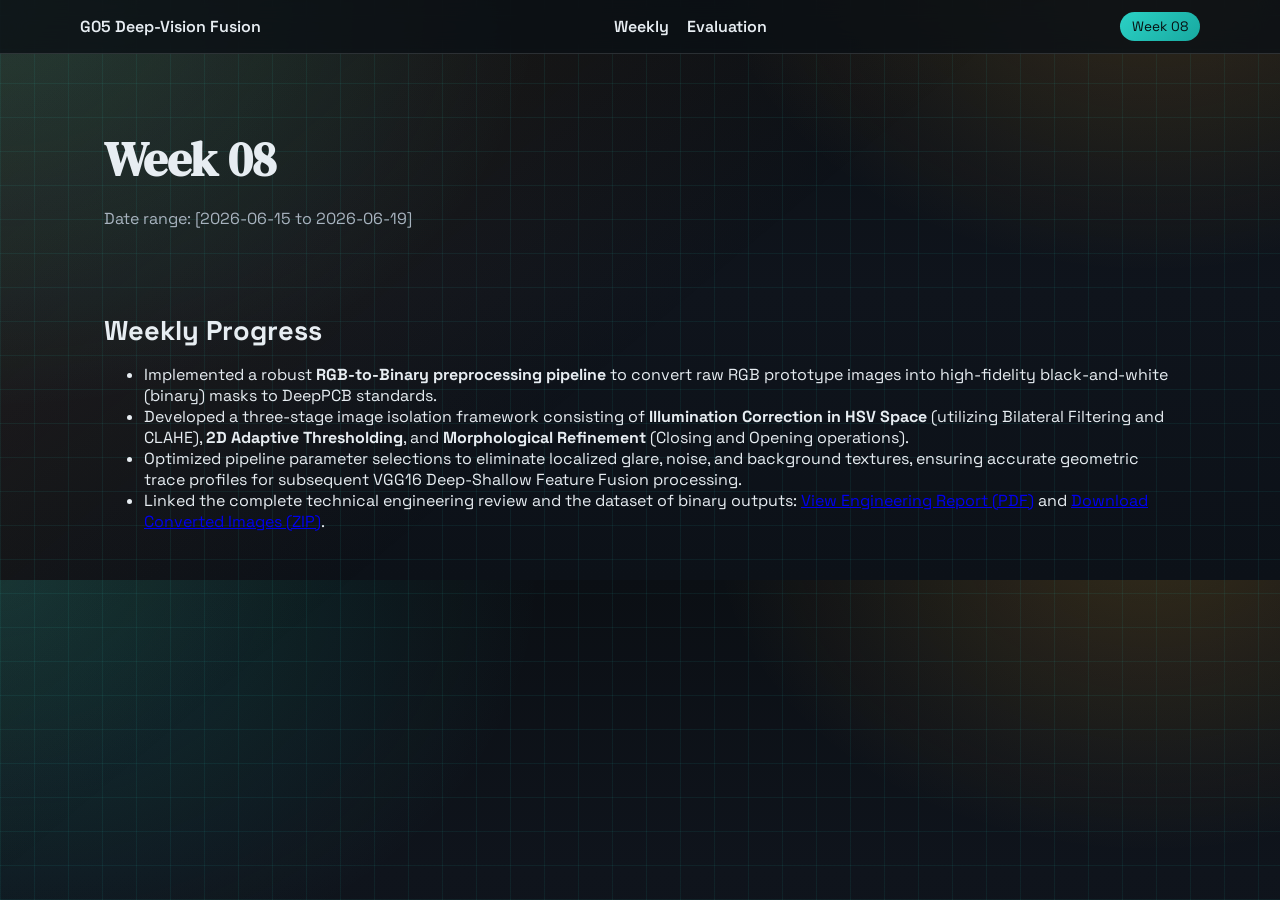
<file: weekly/week-08.html>
<!doctype html>
<html lang="en">
<head>
  <meta charset="utf-8">
  <meta name="viewport" content="width=device-width,initial-scale=1">
  <title>Week 08 | G05 FYP Portfolio</title>
  <link rel="stylesheet" href="../assets/css/styles.css">
  <link rel="preconnect" href="https://fonts.googleapis.com">
  <link rel="preconnect" href="https://fonts.gstatic.com" crossorigin>
  <link href="https://fonts.googleapis.com/css2?family=DM+Serif+Display&family=Space+Grotesk:wght@300;400;500;600;700&display=swap" rel="stylesheet">
</head>
<body>
  <div class="topbar">
    <div class="container nav">
      <a href="../index.html">G05 Deep-Vision Fusion</a>
      <ul>
        <li><a href="../index.html#weekly">Weekly</a></li>
        <li><a href="../evaluation.html">Evaluation</a></li>
      </ul>
      <span class="tag">Week 08</span>
    </div>
  </div>

  <main class="container">
    <section class="hero reveal">
      <h1>Week 08</h1>
      <p>Date range: [2026-06-15 to 2026-06-19]</p>
    </section>

    <!-- NEW: Weekly Progress Section -->
    <section class="section reveal">
      <h2>Weekly Progress</h2>
      <ul>
        <li>Implemented a robust <strong>RGB-to-Binary preprocessing pipeline</strong> to convert raw RGB prototype images into high-fidelity black-and-white (binary) masks to DeepPCB standards.</li>
        <li>Developed a three-stage image isolation framework consisting of <strong>Illumination Correction in HSV Space</strong> (utilizing Bilateral Filtering and CLAHE), <strong>2D Adaptive Thresholding</strong>, and <strong>Morphological Refinement</strong> (Closing and Opening operations).</li>
        <li>Optimized pipeline parameter selections to eliminate localized glare, noise, and background textures, ensuring accurate geometric trace profiles for subsequent VGG16 Deep-Shallow Feature Fusion processing.</li>
        <li>Linked the complete technical engineering review and the dataset of binary outputs: 
          <a href="pcb_preprocessing_report.pdf" target="_blank">View Engineering Report (PDF)</a> and 
          <a href="converted_images.zip" download>Download Converted Images (ZIP)</a>.
        </li>
      </ul>
    </section>

   
  </main>
  <script src="../assets/js/main.js"></script>
</body>
</html>
</file>
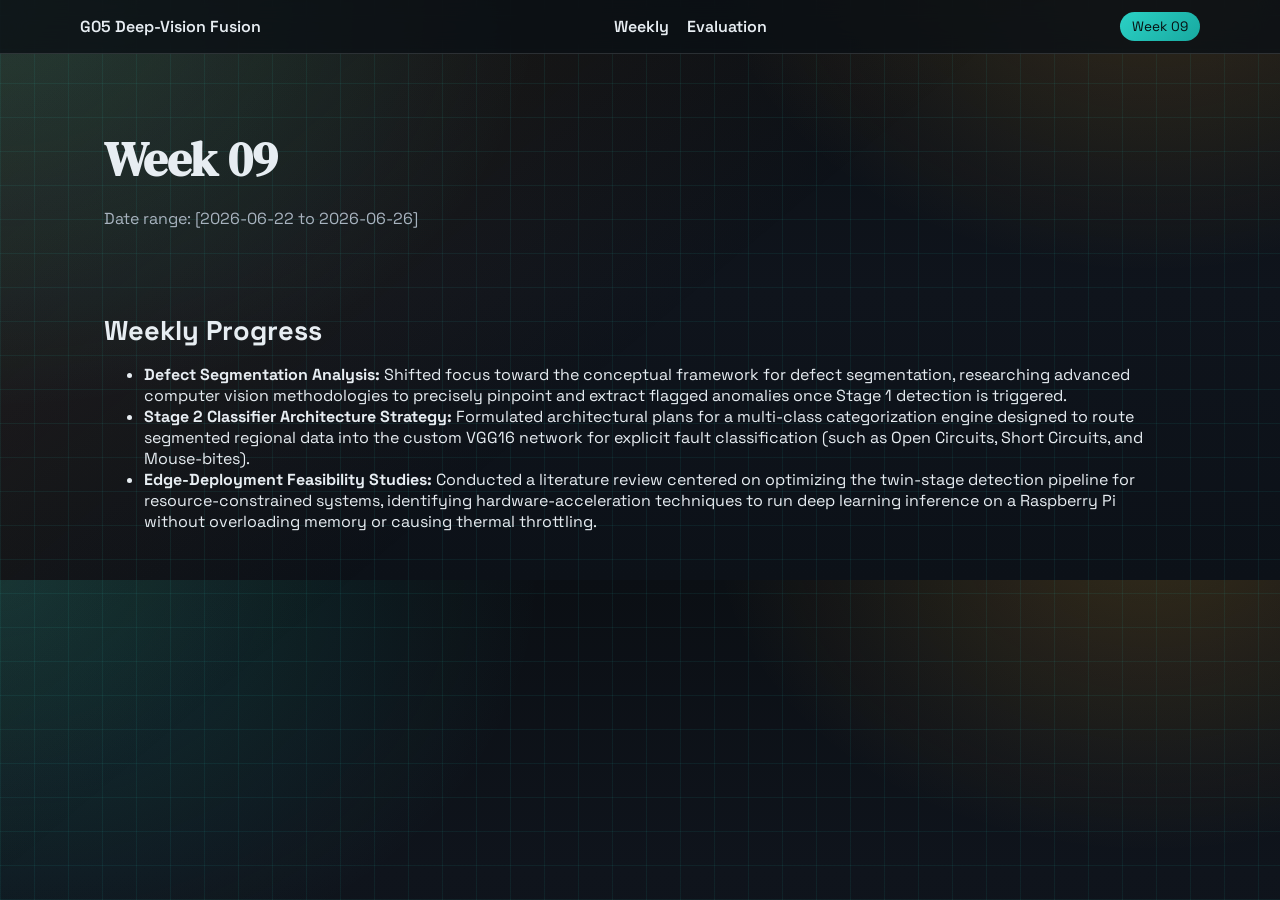
<file: weekly/week-09.html>
<!doctype html>
<html lang="en">
<head>
  <meta charset="utf-8">
  <meta name="viewport" content="width=device-width,initial-scale=1">
  <title>Week 09 | G05 FYP Portfolio</title>
  <link rel="stylesheet" href="../assets/css/styles.css">
  <link rel="preconnect" href="https://fonts.googleapis.com">
  <link rel="preconnect" href="https://fonts.gstatic.com" crossorigin>
  <link href="https://fonts.googleapis.com/css2?family=DM+Serif+Display&family=Space+Grotesk:wght@300;400;500;600;700&display=swap" rel="stylesheet">
</head>
<body>
  <div class="topbar">
    <div class="container nav">
      <a href="../index.html">G05 Deep-Vision Fusion</a>
      <ul>
        <li><a href="../index.html#weekly">Weekly</a></li>
        <li><a href="../evaluation.html">Evaluation</a></li>
      </ul>
      <span class="tag">Week 09</span>
    </div>
  </div>

  <main class="container">
    <section class="hero reveal">
      <h1>Week 09</h1>
      <p>Date range: [2026-06-22 to 2026-06-26]</p>
    </section>

    <!-- NEW: Weekly Progress Section -->
    <section class="section reveal">
      <h2>Weekly Progress</h2>
      <ul>
        <li><strong>Defect Segmentation Analysis:</strong> Shifted focus toward the conceptual framework for defect segmentation, researching advanced computer vision methodologies to precisely pinpoint and extract flagged anomalies once Stage 1 detection is triggered.</li>
        <li><strong>Stage 2 Classifier Architecture Strategy:</strong> Formulated architectural plans for a multi-class categorization engine designed to route segmented regional data into the custom VGG16 network for explicit fault classification (such as Open Circuits, Short Circuits, and Mouse-bites).</li>
        <li><strong>Edge-Deployment Feasibility Studies:</strong> Conducted a literature review centered on optimizing the twin-stage detection pipeline for resource-constrained systems, identifying hardware-acceleration techniques to run deep learning inference on a Raspberry Pi without overloading memory or causing thermal throttling.</li>
      </ul>
    </section>

  
  </main>
  <script src="../assets/js/main.js"></script>
</body>
</html>
</file>
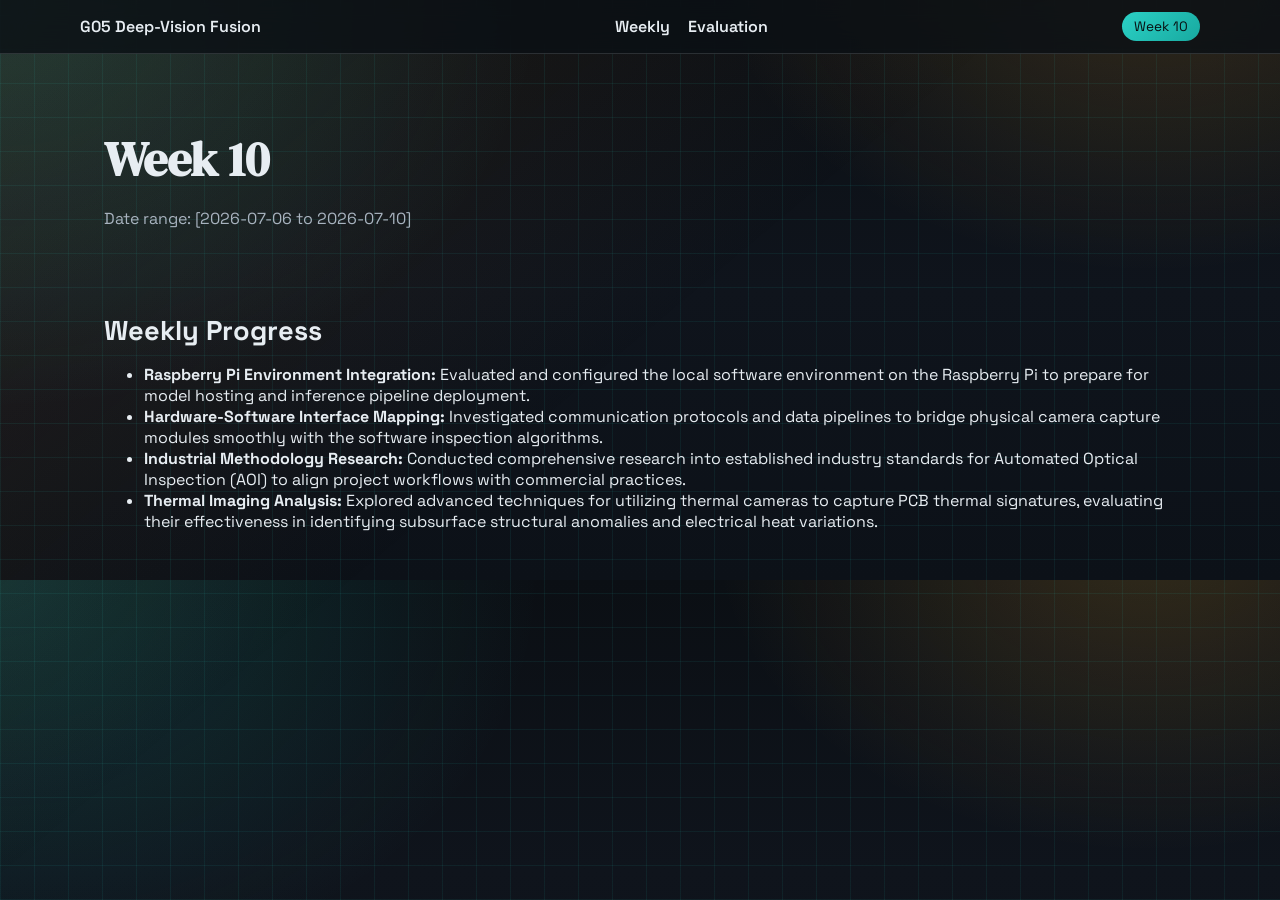
<file: weekly/week-10.html>
<!doctype html>
<html lang="en">
<head>
  <meta charset="utf-8">
  <meta name="viewport" content="width=device-width,initial-scale=1">
  <title>Week 10 | G05 FYP Portfolio</title>
  <link rel="stylesheet" href="../assets/css/styles.css">
  <link rel="preconnect" href="https://fonts.googleapis.com">
  <link rel="preconnect" href="https://fonts.gstatic.com" crossorigin>
  <link href="https://fonts.googleapis.com/css2?family=DM+Serif+Display&family=Space+Grotesk:wght@300;400;500;600;700&display=swap" rel="stylesheet">
</head>
<body>
  <div class="topbar">
    <div class="container nav">
      <a href="../index.html">G05 Deep-Vision Fusion</a>
      <ul>
        <li><a href="../index.html#weekly">Weekly</a></li>
        <li><a href="../evaluation.html">Evaluation</a></li>
      </ul>
      <span class="tag">Week 10</span>
    </div>
  </div>

  <main class="container">
    <section class="hero reveal">
      <h1>Week 10</h1>
      <p>Date range: [2026-07-06 to 2026-07-10]</p>
    </section>

    <!-- NEW: Weekly Progress Section -->
    <section class="section reveal">
      <h2>Weekly Progress</h2>
      <ul>
        <li><strong>Raspberry Pi Environment Integration:</strong> Evaluated and configured the local software environment on the Raspberry Pi to prepare for model hosting and inference pipeline deployment.</li>
        <li><strong>Hardware-Software Interface Mapping:</strong> Investigated communication protocols and data pipelines to bridge physical camera capture modules smoothly with the software inspection algorithms.</li>
        <li><strong>Industrial Methodology Research:</strong> Conducted comprehensive research into established industry standards for Automated Optical Inspection (AOI) to align project workflows with commercial practices.</li>
        <li><strong>Thermal Imaging Analysis:</strong> Explored advanced techniques for utilizing thermal cameras to capture PCB thermal signatures, evaluating their effectiveness in identifying subsurface structural anomalies and electrical heat variations.</li>
      </ul>
    </section>

   
  </main>
  <script src="../assets/js/main.js"></script>
</body>
</html>
</file>
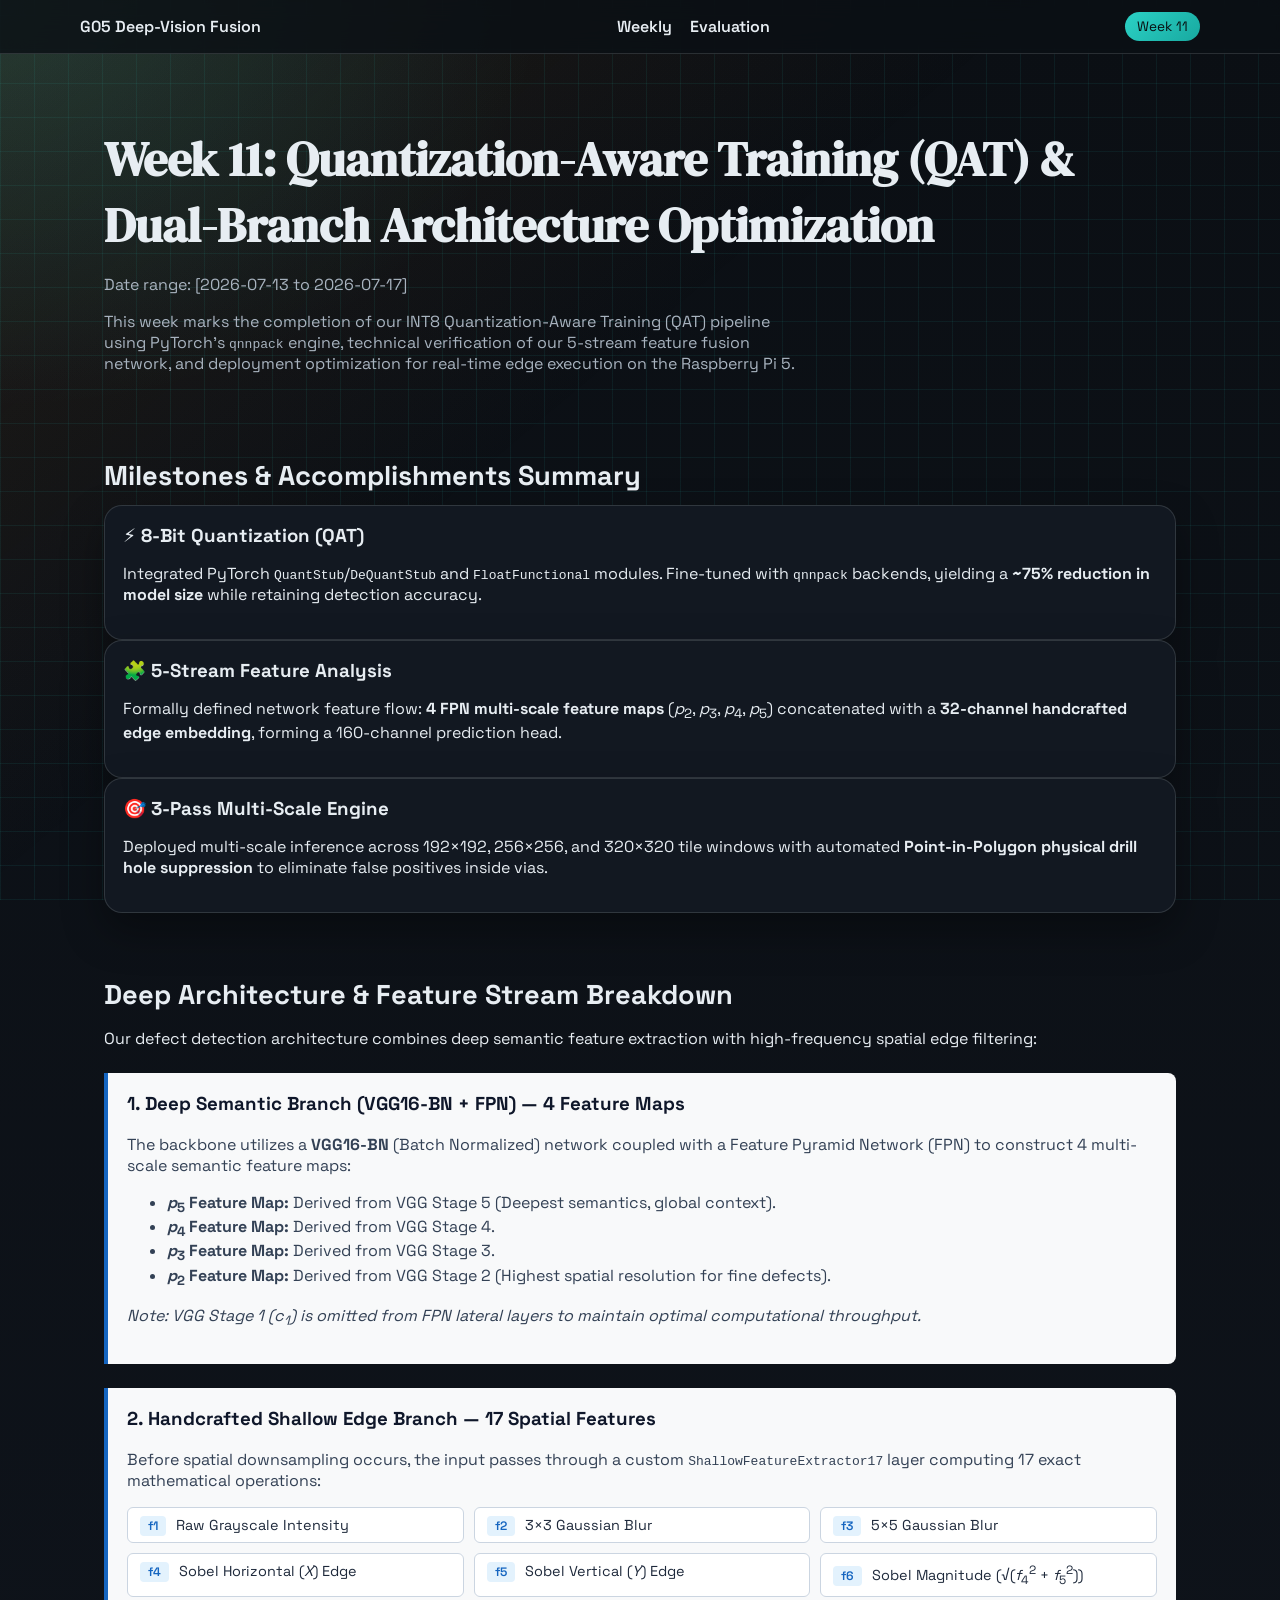
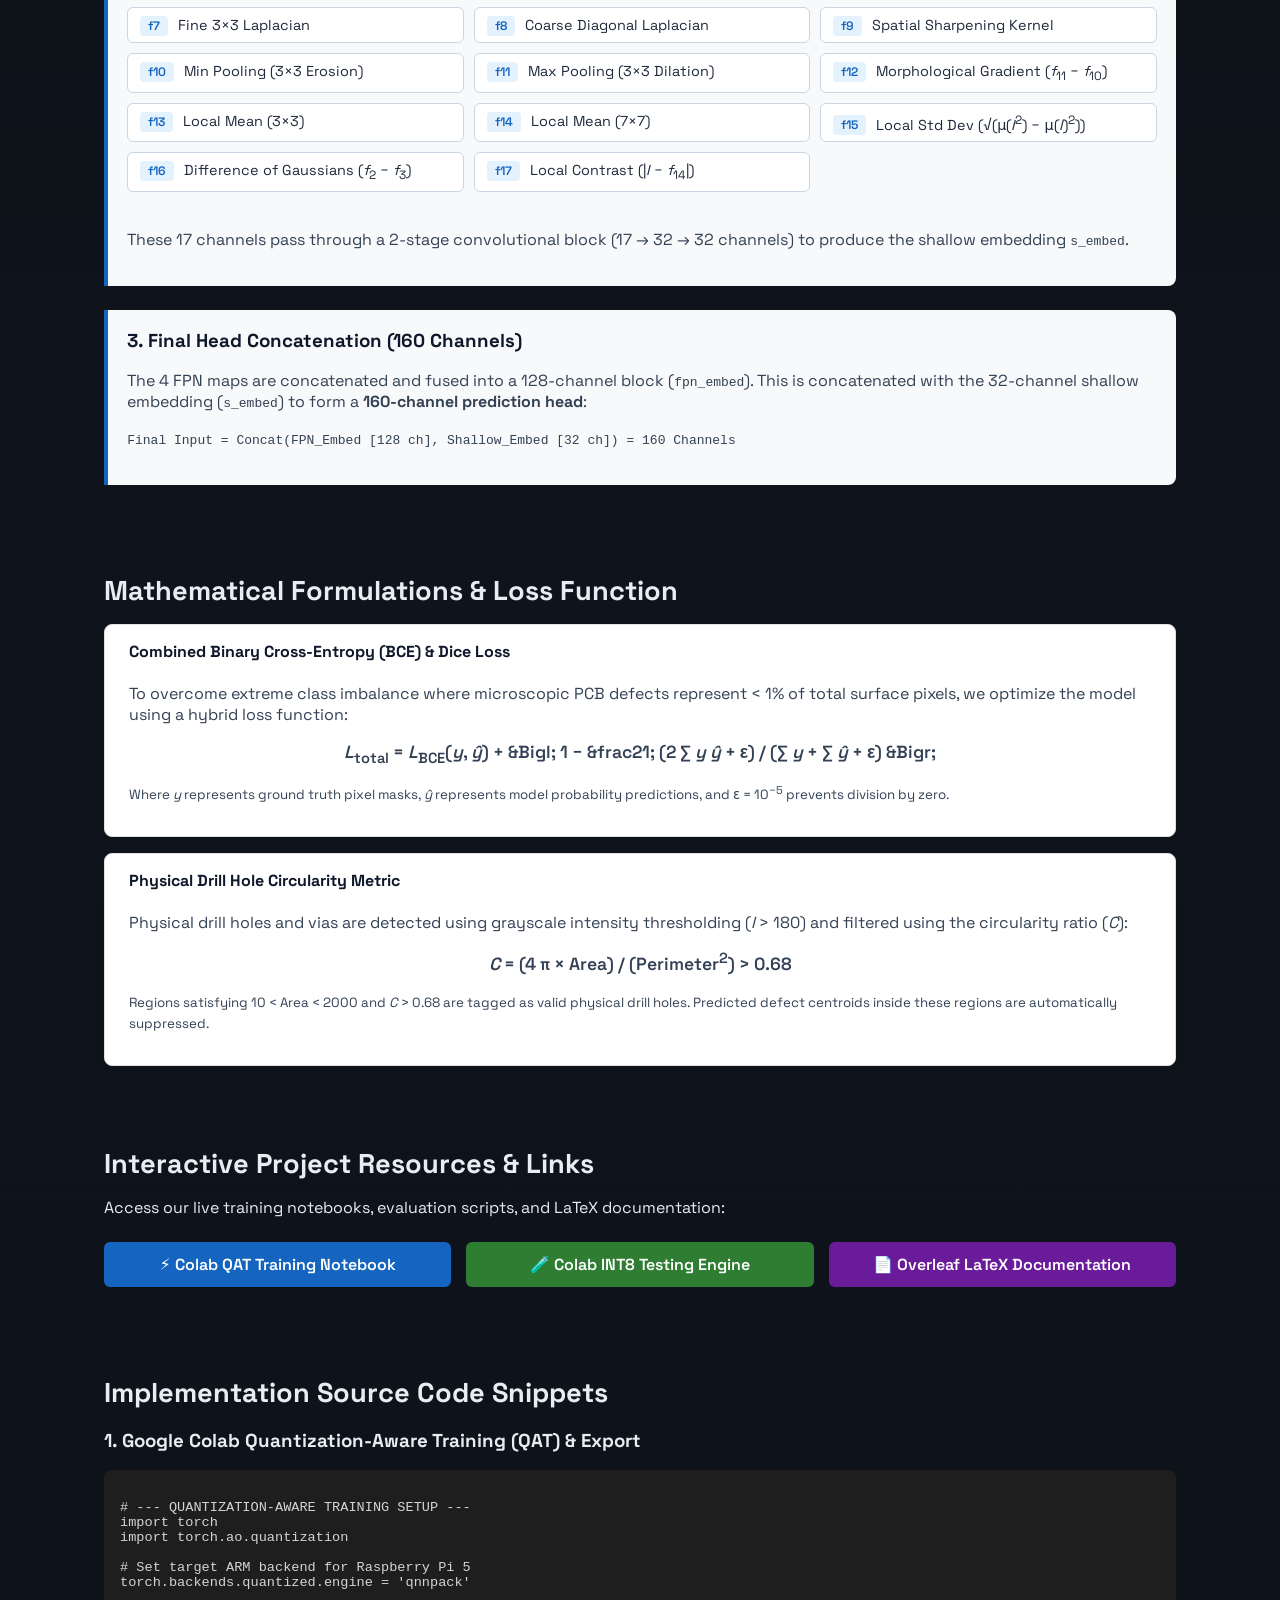
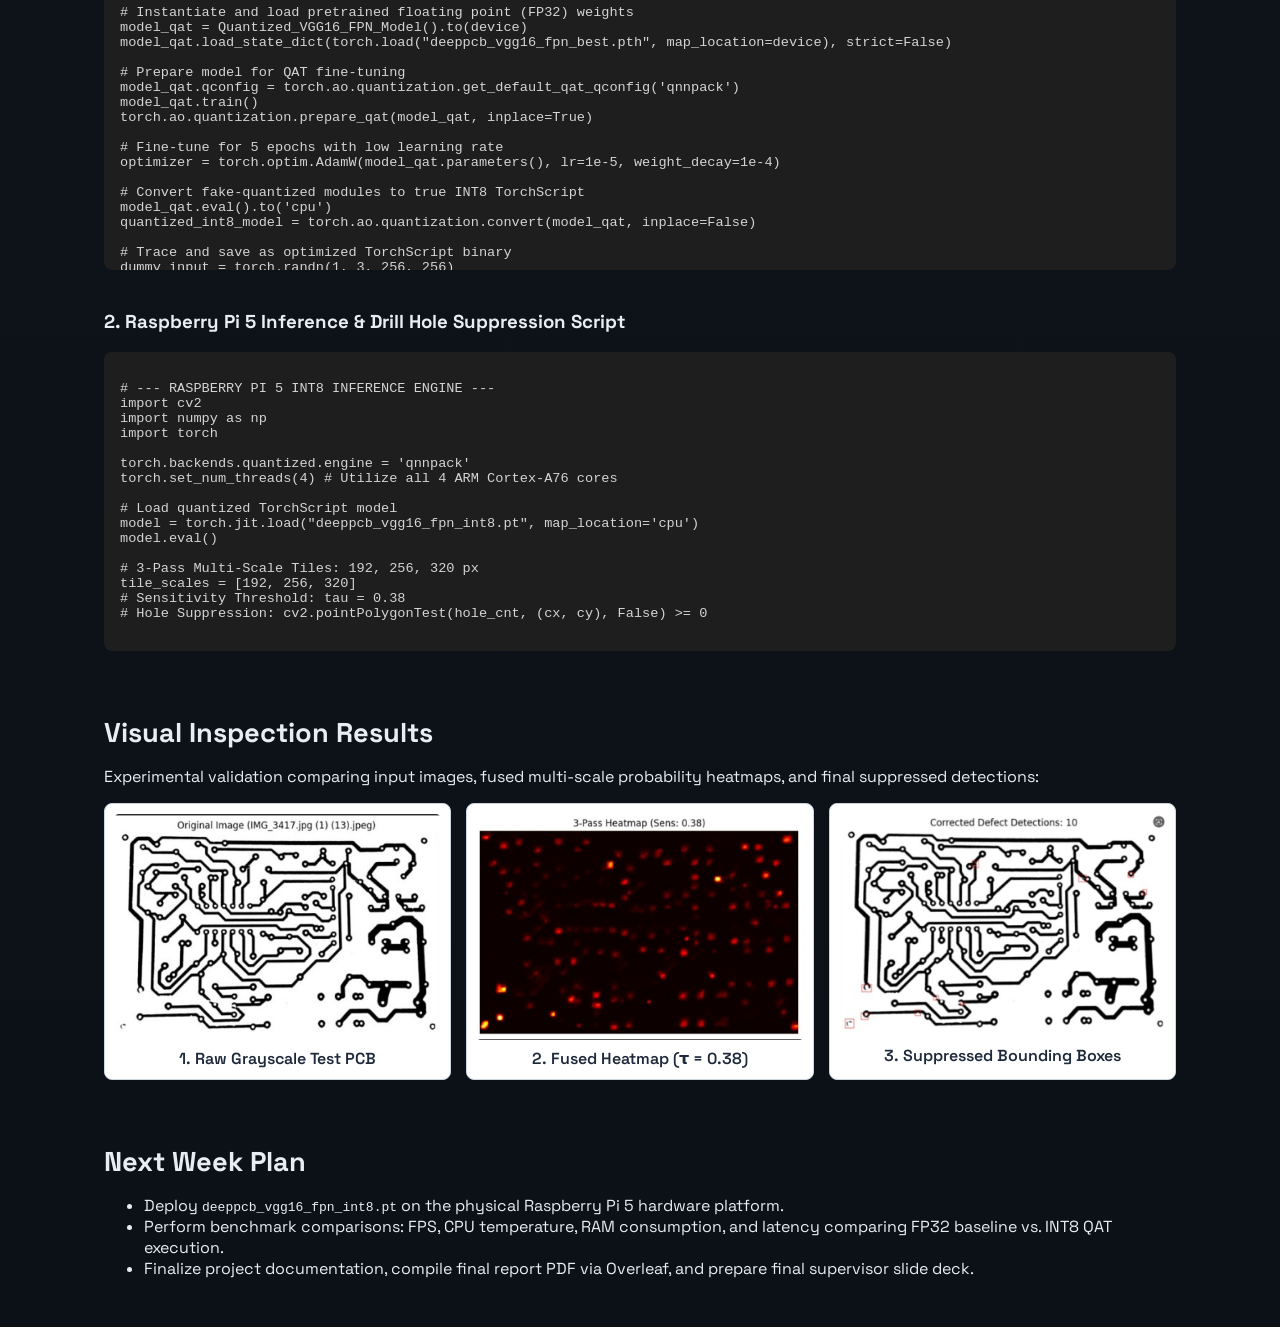
<file: weekly/week-11.html>
<!doctype html>
<html lang="en">
<head>
  <meta charset="utf-8">
  <meta name="viewport" content="width=device-width,initial-scale=1">
  <title>Week 11 | G05 FYP Portfolio</title>
  <link rel="stylesheet" href="../assets/css/styles.css">
  <link rel="preconnect" href="https://fonts.googleapis.com">
  <link rel="preconnect" href="https://fonts.gstatic.com" crossorigin>
  <link href="https://fonts.googleapis.com/css2?family=DM+Serif+Display&family=Space+Grotesk:wght@300;400;500;600;700&display=swap" rel="stylesheet">
  <style>
    /* Explicitly define text colors inside light containers to override global dark-mode text */
    .tech-box {
      background: #f8f9fa;
      color: #1e293b !important;
      border-left: 4px solid #1565c0;
      padding: 1.2rem;
      margin: 1.5rem 0;
      border-radius: 0 8px 8px 0;
    }
    .tech-box h3, .tech-box h4 {
      color: #0f172a !important;
      margin-top: 0;
    }
    .tech-box p, .tech-box li {
      color: #334155 !important;
    }
    .math-card {
      background: #ffffff;
      color: #1e293b !important;
      border: 1px solid #e0e0e0;
      border-radius: 8px;
      padding: 1rem 1.5rem;
      margin: 1rem 0;
      box-shadow: 0 2px 4px rgba(0,0,0,0.03);
    }
    .math-card h4 {
      color: #0f172a !important;
      margin-top: 0;
    }
    .math-card p, .math-card div {
      color: #334155 !important;
    }
    .feature-list {
      display: grid;
      grid-template-columns: repeat(auto-fit, minmax(280px, 1fr));
      gap: 10px;
      margin-top: 10px;
    }
    .feature-item {
      background: #ffffff;
      color: #1e293b !important;
      border: 1px solid #cbd5e1;
      padding: 8px 12px;
      border-radius: 6px;
      font-size: 0.9em;
    }
    .badge-tag {
      background-color: #e3f2fd;
      color: #1565c0 !important;
      padding: 2px 8px;
      border-radius: 4px;
      font-weight: 600;
      font-size: 0.85em;
      margin-right: 6px;
    }
    .code-container {
      background: #1e1e1e;
      color: #d4d4d4 !important;
      padding: 1rem;
      border-radius: 8px;
      overflow-x: auto;
      font-family: 'Courier New', Courier, monospace;
      font-size: 0.85rem;
      max-height: 400px;
    }
    .resource-grid {
      display: grid;
      grid-template-columns: repeat(auto-fit, minmax(220px, 1fr));
      gap: 15px;
      margin: 1.5rem 0;
    }
    .btn-resource {
      display: block;
      text-align: center;
      padding: 12px 16px;
      background-color: #1565c0;
      color: #ffffff !important;
      text-decoration: none;
      border-radius: 6px;
      font-weight: 600;
      transition: background 0.2s;
    }
    .btn-resource:hover {
      background-color: #0d47a1;
    }
    .btn-resource.alt {
      background-color: #2e7d32;
    }
    .btn-resource.alt:hover {
      background-color: #1b5e20;
    }
    .btn-resource.purple {
      background-color: #6a1b9a;
    }
    .btn-resource.purple:hover {
      background-color: #4a148c;
    }
    .gallery-item {
      background: #ffffff;
      border: 1px solid #cbd5e1;
      padding: 10px;
      border-radius: 8px;
      text-align: center;
    }
    .gallery-item .caption {
      margin-top: 8px;
      font-weight: 600;
      color: #1e293b !important;
    }
  </style>
</head>
<body>
  <!-- TOP NAVIGATION BAR -->
  <div class="topbar">
    <div class="container nav">
      <a href="../index.html">G05 Deep-Vision Fusion</a>
      <ul>
        <li><a href="../index.html#weekly">Weekly</a></li>
        <li><a href="../evaluation.html">Evaluation</a></li>
      </ul>
      <span class="tag">Week 11</span>
    </div>
  </div>

  <main class="container">
    <!-- HERO SECTION -->
    <section class="hero reveal">
      <h1>Week 11: Quantization-Aware Training (QAT) & Dual-Branch Architecture Optimization</h1>
      <p>Date range: [2026-07-13 to 2026-07-17]</p>
      <p class="lead">
        This week marks the completion of our INT8 Quantization-Aware Training (QAT) pipeline using PyTorch's <code>qnnpack</code> engine, technical verification of our 5-stream feature fusion network, and deployment optimization for real-time edge execution on the Raspberry Pi 5.
      </p>
    </section>

    <!-- KEY HIGHLIGHTS -->
    <section class="section reveal">
      <h2>Milestones & Accomplishments Summary</h2>
      <div class="grid-cards">
        <div class="card">
          <h3>⚡ 8-Bit Quantization (QAT)</h3>
          <p>Integrated PyTorch <code>QuantStub</code>/<code>DeQuantStub</code> and <code>FloatFunctional</code> modules. Fine-tuned with <code>qnnpack</code> backends, yielding a <strong>~75% reduction in model size</strong> while retaining detection accuracy.</p>
        </div>
        <div class="card">
          <h3>🧩 5-Stream Feature Analysis</h3>
          <p>Formally defined network feature flow: <strong>4 FPN multi-scale feature maps</strong> (<i>p</i><sub>2</sub>, <i>p</i><sub>3</sub>, <i>p</i><sub>4</sub>, <i>p</i><sub>5</sub>) concatenated with a <strong>32-channel handcrafted edge embedding</strong>, forming a 160-channel prediction head.</p>
        </div>
        <div class="card">
          <h3>🎯 3-Pass Multi-Scale Engine</h3>
          <p>Deployed multi-scale inference across 192&times;192, 256&times;256, and 320&times;320 tile windows with automated <strong>Point-in-Polygon physical drill hole suppression</strong> to eliminate false positives inside vias.</p>
        </div>
      </div>
    </section>

    <!-- DETAILED ARCHITECTURE & FEATURE MAP BREAKDOWN -->
    <section class="section reveal">
      <h2>Deep Architecture & Feature Stream Breakdown</h2>
      <p>Our defect detection architecture combines deep semantic feature extraction with high-frequency spatial edge filtering:</p>
      
      <div class="tech-box">
        <h3>1. Deep Semantic Branch (VGG16-BN + FPN) — 4 Feature Maps</h3>
        <p>The backbone utilizes a <strong>VGG16-BN</strong> (Batch Normalized) network coupled with a Feature Pyramid Network (FPN) to construct 4 multi-scale semantic feature maps:</p>
        <ul>
          <li><strong><i>p</i><sub>5</sub> Feature Map:</strong> Derived from VGG Stage 5 (Deepest semantics, global context).</li>
          <li><strong><i>p</i><sub>4</sub> Feature Map:</strong> Derived from VGG Stage 4.</li>
          <li><strong><i>p</i><sub>3</sub> Feature Map:</strong> Derived from VGG Stage 3.</li>
          <li><strong><i>p</i><sub>2</sub> Feature Map:</strong> Derived from VGG Stage 2 (Highest spatial resolution for fine defects).</li>
        </ul>
        <p><em>Note: VGG Stage 1 (<i>c</i><sub>1</sub>) is omitted from FPN lateral layers to maintain optimal computational throughput.</em></p>
      </div>

      <div class="tech-box">
        <h3>2. Handcrafted Shallow Edge Branch — 17 Spatial Features</h3>
        <p>Before spatial downsampling occurs, the input passes through a custom <code>ShallowFeatureExtractor17</code> layer computing 17 exact mathematical operations:</p>
        
        <div class="feature-list">
          <div class="feature-item"><span class="badge-tag">f1</span> Raw Grayscale Intensity</div>
          <div class="feature-item"><span class="badge-tag">f2</span> 3&times;3 Gaussian Blur</div>
          <div class="feature-item"><span class="badge-tag">f3</span> 5&times;5 Gaussian Blur</div>
          <div class="feature-item"><span class="badge-tag">f4</span> Sobel Horizontal (<i>X</i>) Edge</div>
          <div class="feature-item"><span class="badge-tag">f5</span> Sobel Vertical (<i>Y</i>) Edge</div>
          <div class="feature-item"><span class="badge-tag">f6</span> Sobel Magnitude (&radic;(<i>f</i><sub>4</sub><sup>2</sup> + <i>f</i><sub>5</sub><sup>2</sup>))</div>
          <div class="feature-item"><span class="badge-tag">f7</span> Fine 3&times;3 Laplacian</div>
          <div class="feature-item"><span class="badge-tag">f8</span> Coarse Diagonal Laplacian</div>
          <div class="feature-item"><span class="badge-tag">f9</span> Spatial Sharpening Kernel</div>
          <div class="feature-item"><span class="badge-tag">f10</span> Min Pooling (3&times;3 Erosion)</div>
          <div class="feature-item"><span class="badge-tag">f11</span> Max Pooling (3&times;3 Dilation)</div>
          <div class="feature-item"><span class="badge-tag">f12</span> Morphological Gradient (<i>f</i><sub>11</sub> &minus; <i>f</i><sub>10</sub>)</div>
          <div class="feature-item"><span class="badge-tag">f13</span> Local Mean (3&times;3)</div>
          <div class="feature-item"><span class="badge-tag">f14</span> Local Mean (7&times;7)</div>
          <div class="feature-item"><span class="badge-tag">f15</span> Local Std Dev (&radic;(&mu;(<i>I</i><sup>2</sup>) &minus; &mu;(<i>I</i>)<sup>2</sup>))</div>
          <div class="feature-item"><span class="badge-tag">f16</span> Difference of Gaussians (<i>f</i><sub>2</sub> &minus; <i>f</i><sub>3</sub>)</div>
          <div class="feature-item"><span class="badge-tag">f17</span> Local Contrast (|<i>I</i> &minus; <i>f</i><sub>14</sub>|)</div>
        </div>
        <br>
        <p>These 17 channels pass through a 2-stage convolutional block (17 &rarr; 32 &rarr; 32 channels) to produce the shallow embedding <code>s_embed</code>.</p>
      </div>

      <div class="tech-box">
        <h3>3. Final Head Concatenation (160 Channels)</h3>
        <p>The 4 FPN maps are concatenated and fused into a 128-channel block (<code>fpn_embed</code>). This is concatenated with the 32-channel shallow embedding (<code>s_embed</code>) to form a <strong>160-channel prediction head</strong>:</p>
        <p><code>Final Input = Concat(FPN_Embed [128 ch], Shallow_Embed [32 ch]) = 160 Channels</code></p>
      </div>
    </section>

    <!-- MATHEMATICAL FORMULATIONS -->
    <section class="section reveal">
      <h2>Mathematical Formulations & Loss Function</h2>
      
      <div class="math-card">
        <h4>Combined Binary Cross-Entropy (BCE) & Dice Loss</h4>
        <p>To overcome extreme class imbalance where microscopic PCB defects represent &lt; 1% of total surface pixels, we optimize the model using a hybrid loss function:</p>
        <div style="text-align:center; font-family:'Space Grotesk', sans-serif; font-size:1.1em; font-weight:600; margin: 12px 0;">
          <i>L</i><sub>total</sub> = <i>L</i><sub>BCE</sub>(<i>y</i>, <i>y&#770;</i>) + &Bigl; 1 &minus; &frac21; (2 &sum; <i>y</i> <i>y&#770;</i> + &epsilon;) / (&sum; <i>y</i> + &sum; <i>y&#770;</i> + &epsilon;) &Bigr;
        </div>
        <p><small>Where <i>y</i> represents ground truth pixel masks, <i>y&#770;</i> represents model probability predictions, and &epsilon; = 10<sup>&minus;5</sup> prevents division by zero.</small></p>
      </div>

      <div class="math-card">
        <h4>Physical Drill Hole Circularity Metric</h4>
        <p>Physical drill holes and vias are detected using grayscale intensity thresholding (<i>I</i> &gt; 180) and filtered using the circularity ratio (<i>C</i>):</p>
        <div style="text-align:center; font-family:'Space Grotesk', sans-serif; font-size:1.1em; font-weight:600; margin: 12px 0;">
          <i>C</i> = (4 &pi; &times; Area) / (Perimeter<sup>2</sup>) &gt; 0.68
        </div>
        <p><small>Regions satisfying 10 &lt; Area &lt; 2000 and <i>C</i> &gt; 0.68 are tagged as valid physical drill holes. Predicted defect centroids inside these regions are automatically suppressed.</small></p>
      </div>
    </section>

    <!-- PROJECT LINKS & RESOURCES -->
    <section class="section reveal">
      <h2>Interactive Project Resources & Links</h2>
      <p>Access our live training notebooks, evaluation scripts, and LaTeX documentation:</p>
      
      <div class="resource-grid">
        <a href="https://colab.research.google.com/drive/1R5KtvXTnaT2i3DOAHfuNuPY-xbcT6-ac#scrollTo=rZbSXYrH6yyb" target="_blank" class="btn-resource">
          ⚡ Colab QAT Training Notebook
        </a>
        <a href="https://colab.research.google.com/drive/1R5KtvXTnaT2i3DOAHfuNuPY-xbcT6-ac#scrollTo=rZbSXYrH6yyb/" target="_blank" class="btn-resource alt">
          🧪 Colab INT8 Testing Engine
        </a>
        <a href="https://www.overleaf.com/project/6a6e1088e3ab13b78daba5c7" class="btn-resource purple">
          📄 Overleaf LaTeX Documentation
        </a>
      </div>
    </section>

    <!-- CODE SNIPPETS -->
    <section class="section reveal">
      <h2>Implementation Source Code Snippets</h2>

      <h3>1. Google Colab Quantization-Aware Training (QAT) & Export</h3>
      <div class="code-container">
<pre><code># --- QUANTIZATION-AWARE TRAINING SETUP ---
import torch
import torch.ao.quantization

# Set target ARM backend for Raspberry Pi 5
torch.backends.quantized.engine = 'qnnpack'

# Instantiate and load pretrained floating point (FP32) weights
model_qat = Quantized_VGG16_FPN_Model().to(device)
model_qat.load_state_dict(torch.load("deeppcb_vgg16_fpn_best.pth", map_location=device), strict=False)

# Prepare model for QAT fine-tuning
model_qat.qconfig = torch.ao.quantization.get_default_qat_qconfig('qnnpack')
model_qat.train()
torch.ao.quantization.prepare_qat(model_qat, inplace=True)

# Fine-tune for 5 epochs with low learning rate
optimizer = torch.optim.AdamW(model_qat.parameters(), lr=1e-5, weight_decay=1e-4)

# Convert fake-quantized modules to true INT8 TorchScript
model_qat.eval().to('cpu')
quantized_int8_model = torch.ao.quantization.convert(model_qat, inplace=False)

# Trace and save as optimized TorchScript binary
dummy_input = torch.randn(1, 3, 256, 256)
traced_model = torch.jit.trace(quantized_int8_model, dummy_input)
torch.jit.save(traced_model, "deeppcb_vgg16_fpn_int8.pt")
print("💾 Quantized INT8 TorchScript model successfully saved!")</code></pre>
      </div>

      <br>

      <h3>2. Raspberry Pi 5 Inference & Drill Hole Suppression Script</h3>
      <div class="code-container">
<pre><code># --- RASPBERRY PI 5 INT8 INFERENCE ENGINE ---
import cv2
import numpy as np
import torch

torch.backends.quantized.engine = 'qnnpack'
torch.set_num_threads(4) # Utilize all 4 ARM Cortex-A76 cores

# Load quantized TorchScript model
model = torch.jit.load("deeppcb_vgg16_fpn_int8.pt", map_location='cpu')
model.eval()

# 3-Pass Multi-Scale Tiles: 192, 256, 320 px
tile_scales = [192, 256, 320]
# Sensitivity Threshold: tau = 0.38
# Hole Suppression: cv2.pointPolygonTest(hole_cnt, (cx, cy), False) >= 0</code></pre>
      </div>
    </section>

    <!-- VISUAL EVALUATION GALLERY -->
    <section class="section reveal">
      <h2>Visual Inspection Results</h2>
      <p>Experimental validation comparing input images, fused multi-scale probability heatmaps, and final suppressed detections:</p>
      
      <div class="gallery-grid" style="display:grid; grid-template-columns: repeat(auto-fit, minmax(280px, 1fr)); gap:15px; margin-top:15px;">
        <div class="gallery-item">
          <img src="../figures/week11_original_pcb.jpg" alt="Original Test PCB" style="width:100%; border-radius:4px;" onerror="this.src='https://via.placeholder.com/400x300?text=Raw+Input+PCB'">
          <div class="caption">1. Raw Grayscale Test PCB</div>
        </div>
        <div class="gallery-item">
          <img src="../figures/week11_int8_heatmap.png" alt="INT8 Heatmap Prediction" style="width:100%; border-radius:4px;" onerror="this.src='https://via.placeholder.com/400x300?text=3-Pass+INT8+Heatmap'">
          <div class="caption">2. Fused Heatmap (&tau; = 0.38)</div>
        </div>
        <div class="gallery-item">
          <img src="../figures/week11_defect_detection.png" alt="Filtered Defect Detection" style="width:100%; border-radius:4px;" onerror="this.src='https://via.placeholder.com/400x300?text=Corrected+Detections'">
          <div class="caption">3. Suppressed Bounding Boxes</div>
        </div>
      </div>
    </section>

    <!-- NEXT WEEK PLAN -->
    <section class="section reveal">
      <h2>Next Week Plan</h2>
      <ul>
        <li>Deploy <code>deeppcb_vgg16_fpn_int8.pt</code> on the physical Raspberry Pi 5 hardware platform.</li>
        <li>Perform benchmark comparisons: FPS, CPU temperature, RAM consumption, and latency comparing FP32 baseline vs. INT8 QAT execution.</li>
        <li>Finalize project documentation, compile final report PDF via Overleaf, and prepare final supervisor slide deck.</li>
      </ul>
    </section>
  </main>

  <script src="../assets/js/main.js"></script>
</body>
</html>
</file>
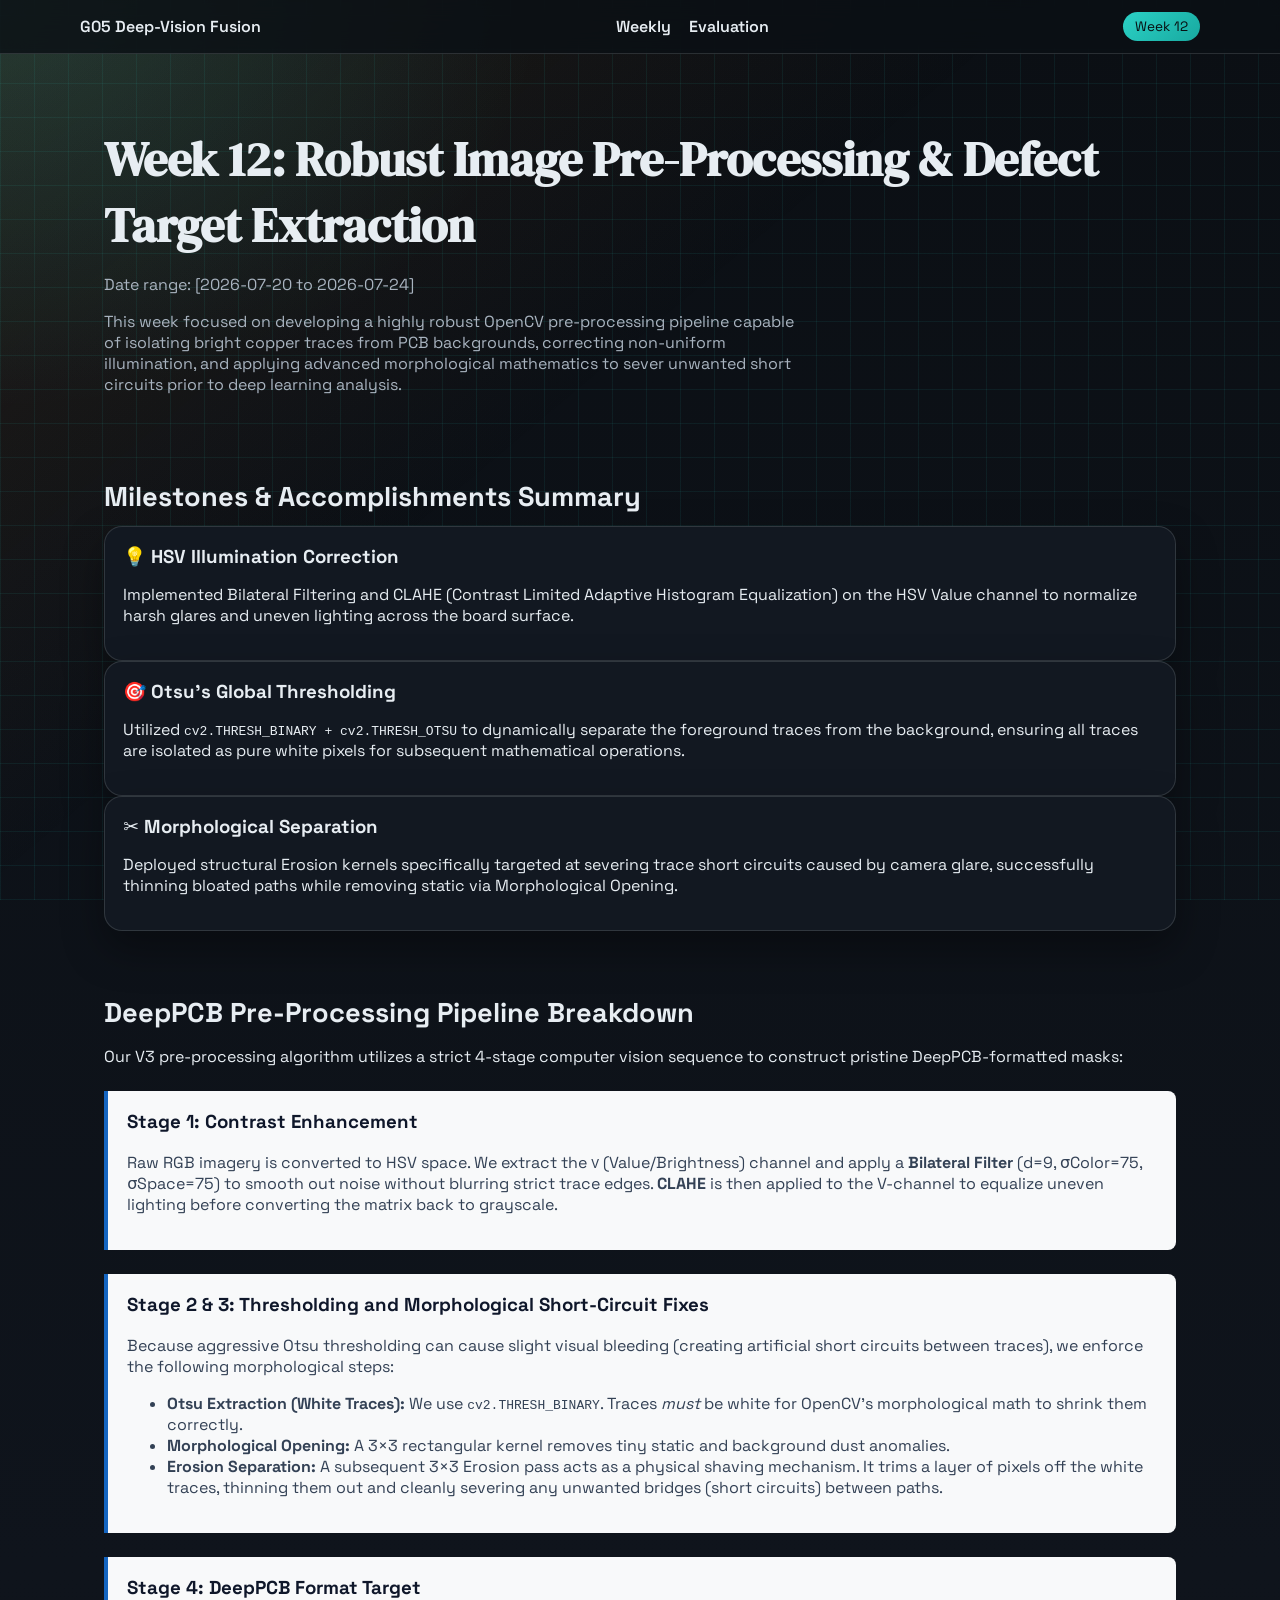
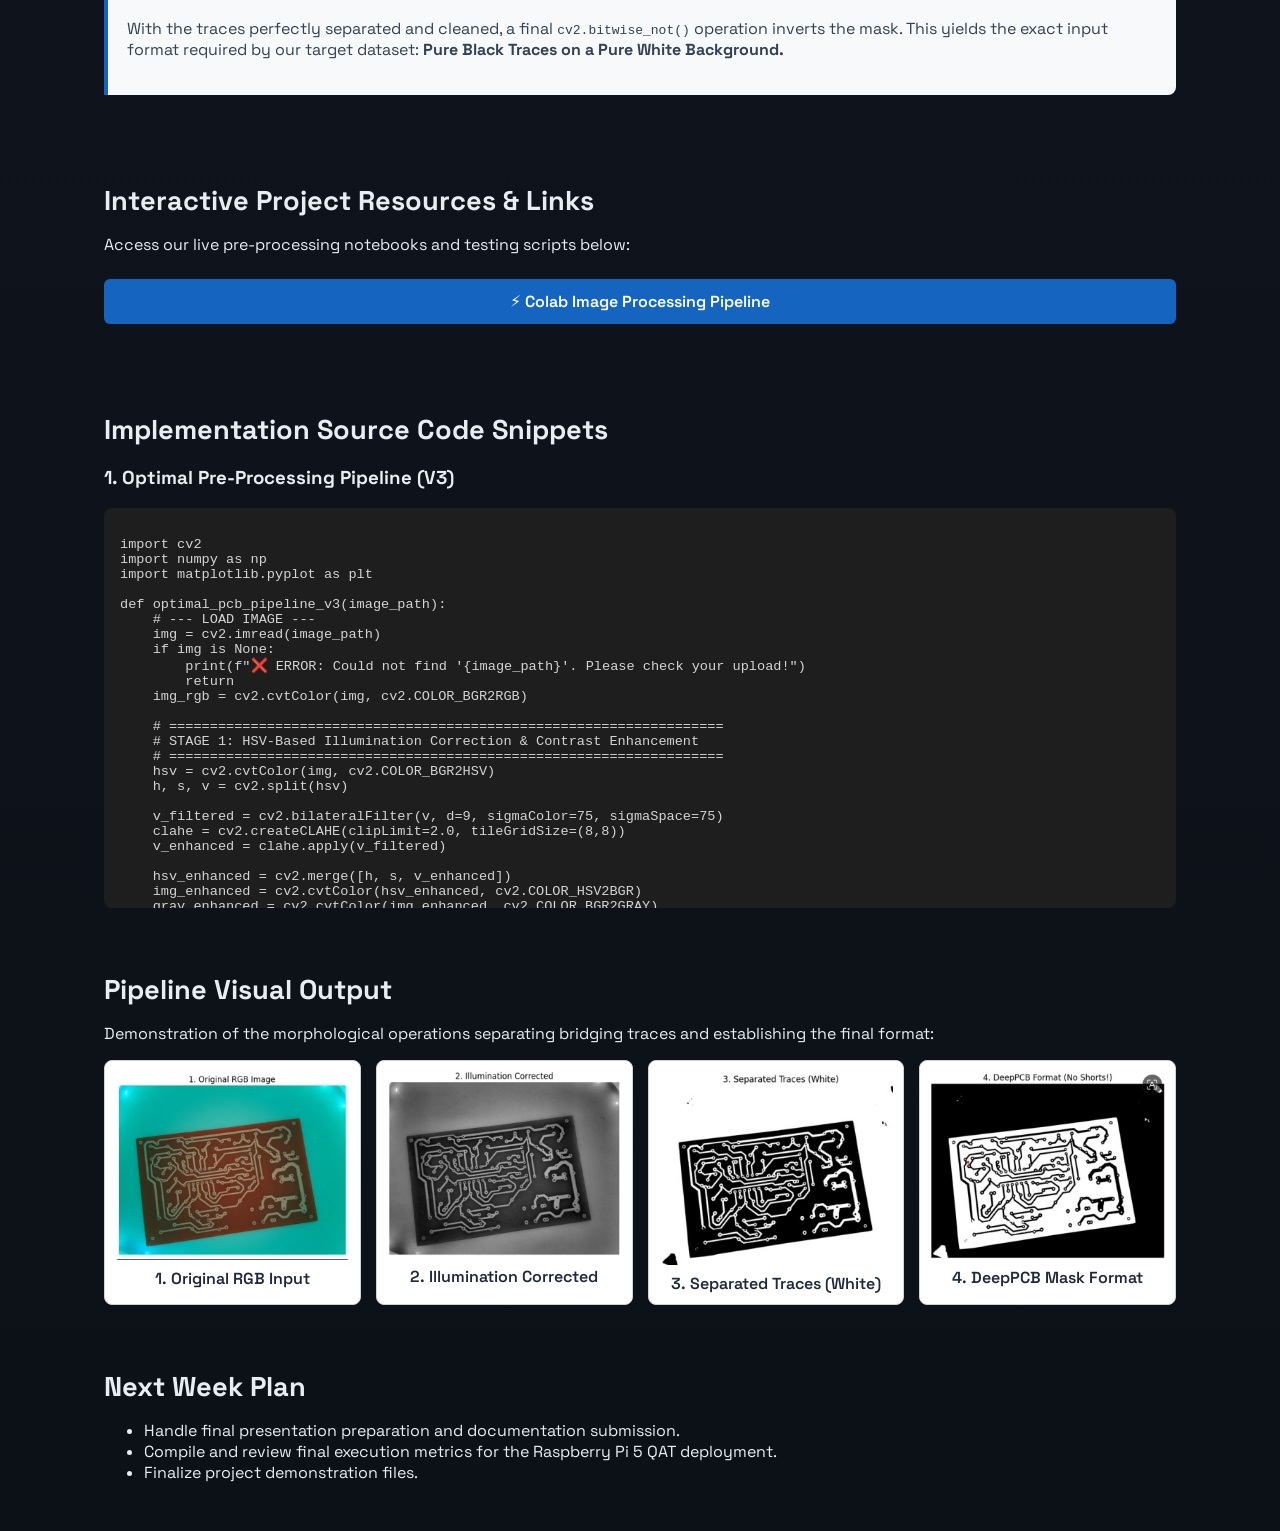
<file: weekly/week-12.html>
<!doctype html>
<html lang="en">
<head>
  <meta charset="utf-8">
  <meta name="viewport" content="width=device-width,initial-scale=1">
  <title>Week 12 | G05 FYP Portfolio</title>
  <link rel="stylesheet" href="../assets/css/styles.css">
  <link rel="preconnect" href="https://fonts.googleapis.com">
  <link rel="preconnect" href="https://fonts.gstatic.com" crossorigin>
  <link href="https://fonts.googleapis.com/css2?family=DM+Serif+Display&family=Space+Grotesk:wght@300;400;500;600;700&display=swap" rel="stylesheet">
  <style>
    /* Explicitly define text colors inside light containers to override global dark-mode text */
    .tech-box {
      background: #f8f9fa;
      color: #1e293b !important;
      border-left: 4px solid #1565c0;
      padding: 1.2rem;
      margin: 1.5rem 0;
      border-radius: 0 8px 8px 0;
    }
    .tech-box h3, .tech-box h4 {
      color: #0f172a !important;
      margin-top: 0;
    }
    .tech-box p, .tech-box li {
      color: #334155 !important;
    }
    .math-card {
      background: #ffffff;
      color: #1e293b !important;
      border: 1px solid #e0e0e0;
      border-radius: 8px;
      padding: 1rem 1.5rem;
      margin: 1rem 0;
      box-shadow: 0 2px 4px rgba(0,0,0,0.03);
    }
    .math-card h4 {
      color: #0f172a !important;
      margin-top: 0;
    }
    .math-card p, .math-card div {
      color: #334155 !important;
    }
    .feature-list {
      display: grid;
      grid-template-columns: repeat(auto-fit, minmax(280px, 1fr));
      gap: 10px;
      margin-top: 10px;
    }
    .feature-item {
      background: #ffffff;
      color: #1e293b !important;
      border: 1px solid #cbd5e1;
      padding: 8px 12px;
      border-radius: 6px;
      font-size: 0.9em;
    }
    .badge-tag {
      background-color: #e3f2fd;
      color: #1565c0 !important;
      padding: 2px 8px;
      border-radius: 4px;
      font-weight: 600;
      font-size: 0.85em;
      margin-right: 6px;
    }
    .code-container {
      background: #1e1e1e;
      color: #d4d4d4 !important;
      padding: 1rem;
      border-radius: 8px;
      overflow-x: auto;
      font-family: 'Courier New', Courier, monospace;
      font-size: 0.85rem;
      max-height: 400px;
    }
    .resource-grid {
      display: grid;
      grid-template-columns: repeat(auto-fit, minmax(220px, 1fr));
      gap: 15px;
      margin: 1.5rem 0;
    }
    .btn-resource {
      display: block;
      text-align: center;
      padding: 12px 16px;
      background-color: #1565c0;
      color: #ffffff !important;
      text-decoration: none;
      border-radius: 6px;
      font-weight: 600;
      transition: background 0.2s;
    }
    .btn-resource:hover {
      background-color: #0d47a1;
    }
    .btn-resource.alt {
      background-color: #2e7d32;
    }
    .btn-resource.alt:hover {
      background-color: #1b5e20;
    }
    .btn-resource.purple {
      background-color: #6a1b9a;
    }
    .btn-resource.purple:hover {
      background-color: #4a148c;
    }
    .gallery-item {
      background: #ffffff;
      border: 1px solid #cbd5e1;
      padding: 10px;
      border-radius: 8px;
      text-align: center;
    }
    .gallery-item .caption {
      margin-top: 8px;
      font-weight: 600;
      color: #1e293b !important;
    }
  </style>
</head>
<body>
  <!-- TOP NAVIGATION BAR -->
  <div class="topbar">
    <div class="container nav">
      <a href="../index.html">G05 Deep-Vision Fusion</a>
      <ul>
        <li><a href="../index.html#weekly">Weekly</a></li>
        <li><a href="../evaluation.html">Evaluation</a></li>
      </ul>
      <span class="tag">Week 12</span>
    </div>
  </div>

  <main class="container">
    <!-- HERO SECTION -->
    <section class="hero reveal">
      <h1>Week 12: Robust Image Pre-Processing & Defect Target Extraction</h1>
      <p>Date range: [2026-07-20 to 2026-07-24]</p>
      <p class="lead">
        This week focused on developing a highly robust OpenCV pre-processing pipeline capable of isolating bright copper traces from PCB backgrounds, correcting non-uniform illumination, and applying advanced morphological mathematics to sever unwanted short circuits prior to deep learning analysis.
      </p>
    </section>

    <!-- KEY HIGHLIGHTS -->
    <section class="section reveal">
      <h2>Milestones & Accomplishments Summary</h2>
      <div class="grid-cards">
        <div class="card">
          <h3>💡 HSV Illumination Correction</h3>
          <p>Implemented Bilateral Filtering and CLAHE (Contrast Limited Adaptive Histogram Equalization) on the HSV Value channel to normalize harsh glares and uneven lighting across the board surface.</p>
        </div>
        <div class="card">
          <h3>🎯 Otsu's Global Thresholding</h3>
          <p>Utilized <code>cv2.THRESH_BINARY + cv2.THRESH_OTSU</code> to dynamically separate the foreground traces from the background, ensuring all traces are isolated as pure white pixels for subsequent mathematical operations.</p>
        </div>
        <div class="card">
          <h3>✂️ Morphological Separation</h3>
          <p>Deployed structural Erosion kernels specifically targeted at severing trace short circuits caused by camera glare, successfully thinning bloated paths while removing static via Morphological Opening.</p>
        </div>
      </div>
    </section>

    <!-- DETAILED PIPELINE BREAKDOWN -->
    <section class="section reveal">
      <h2>DeepPCB Pre-Processing Pipeline Breakdown</h2>
      <p>Our V3 pre-processing algorithm utilizes a strict 4-stage computer vision sequence to construct pristine DeepPCB-formatted masks:</p>
      
      <div class="tech-box">
        <h3>Stage 1: Contrast Enhancement</h3>
        <p>Raw RGB imagery is converted to HSV space. We extract the <code>V</code> (Value/Brightness) channel and apply a <strong>Bilateral Filter</strong> (d=9, &sigma;Color=75, &sigma;Space=75) to smooth out noise without blurring strict trace edges. <strong>CLAHE</strong> is then applied to the V-channel to equalize uneven lighting before converting the matrix back to grayscale.</p>
      </div>

      <div class="tech-box">
        <h3>Stage 2 & 3: Thresholding and Morphological Short-Circuit Fixes</h3>
        <p>Because aggressive Otsu thresholding can cause slight visual bleeding (creating artificial short circuits between traces), we enforce the following morphological steps:</p>
        <ul>
          <li><strong>Otsu Extraction (White Traces):</strong> We use <code>cv2.THRESH_BINARY</code>. Traces <em>must</em> be white for OpenCV's morphological math to shrink them correctly.</li>
          <li><strong>Morphological Opening:</strong> A 3&times;3 rectangular kernel removes tiny static and background dust anomalies.</li>
          <li><strong>Erosion Separation:</strong> A subsequent 3&times;3 Erosion pass acts as a physical shaving mechanism. It trims a layer of pixels off the white traces, thinning them out and cleanly severing any unwanted bridges (short circuits) between paths.</li>
        </ul>
      </div>

      <div class="tech-box">
        <h3>Stage 4: DeepPCB Format Target</h3>
        <p>With the traces perfectly separated and cleaned, a final <code>cv2.bitwise_not()</code> operation inverts the mask. This yields the exact input format required by our target dataset: <strong>Pure Black Traces on a Pure White Background.</strong></p>
      </div>
    </section>

    <!-- PROJECT LINKS & RESOURCES -->
    <section class="section reveal">
      <h2>Interactive Project Resources & Links</h2>
      <p>Access our live pre-processing notebooks and testing scripts below:</p>
      
      <div class="resource-grid">
        <!-- Replace YOUR_COLAB_LINK_HERE with your actual colab URL -->
        <a href="https://colab.research.google.com/drive/1p5LB3tGEMd-P9EpTsclT67_Zz4cgD3zE#scrollTo=p79pqprRB_e4" target="_blank" class="btn-resource">
          ⚡ Colab Image Processing Pipeline
        </a>
      </div>
    </section>

    <!-- CODE SNIPPETS -->
    <section class="section reveal">
      <h2>Implementation Source Code Snippets</h2>

      <h3>1. Optimal Pre-Processing Pipeline (V3)</h3>
      <div class="code-container">
<pre><code>import cv2
import numpy as np
import matplotlib.pyplot as plt

def optimal_pcb_pipeline_v3(image_path):
    # --- LOAD IMAGE ---
    img = cv2.imread(image_path)
    if img is None:
        print(f"❌ ERROR: Could not find '{image_path}'. Please check your upload!")
        return
    img_rgb = cv2.cvtColor(img, cv2.COLOR_BGR2RGB)

    # ====================================================================
    # STAGE 1: HSV-Based Illumination Correction & Contrast Enhancement
    # ====================================================================
    hsv = cv2.cvtColor(img, cv2.COLOR_BGR2HSV)
    h, s, v = cv2.split(hsv)

    v_filtered = cv2.bilateralFilter(v, d=9, sigmaColor=75, sigmaSpace=75)
    clahe = cv2.createCLAHE(clipLimit=2.0, tileGridSize=(8,8))
    v_enhanced = clahe.apply(v_filtered)

    hsv_enhanced = cv2.merge([h, s, v_enhanced])
    img_enhanced = cv2.cvtColor(hsv_enhanced, cv2.COLOR_HSV2BGR)
    gray_enhanced = cv2.cvtColor(img_enhanced, cv2.COLOR_BGR2GRAY)


    # ====================================================================
    # STAGE 2: Otsu's Global Thresholding (White Traces)
    # ====================================================================
    # FIX: We use THRESH_BINARY (not INV). Traces MUST be white for
    # the morphological math to shrink/clean them properly.
    ret, binary_mask = cv2.threshold(gray_enhanced, 0, 255, cv2.THRESH_BINARY + cv2.THRESH_OTSU)


    # ====================================================================
    # STAGE 3: Morphological Cleanup & Separation (Fixing Shorts)
    # ====================================================================
    # 1. Opening: Removes tiny static/dust from the background
    kernel_open = cv2.getStructuringElement(cv2.MORPH_RECT, (3, 3))
    cleaned_mask = cv2.morphologyEx(binary_mask, cv2.MORPH_OPEN, kernel_open, iterations=1)

    # 2. Erosion: THIS FIXES THE SHORT CIRCUITS.
    # It shaves a layer of pixels off the white traces, thinning them
    # out and severing any unwanted bridges between paths.
    kernel_erode = cv2.getStructuringElement(cv2.MORPH_RECT, (3, 3))
    separated_mask = cv2.erode(cleaned_mask, kernel_erode, iterations=1)


    # ====================================================================
    # STAGE 4: Convert to DeepPCB Format
    # ====================================================================
    # Now that the traces are perfectly separated, we invert the image
    # to get Black Traces on a White Background.
    final_deeppcb_mask = cv2.bitwise_not(separated_mask)


    # --- PLOTTING THE PIPELINE ---
    fig, axes = plt.subplots(1, 4, figsize=(20, 6))

    axes[0].imshow(img_rgb)
    axes[0].set_title('1. Original RGB Image')
    axes[0].axis('off')

    axes[1].imshow(gray_enhanced, cmap='gray')
    axes[1].set_title('2. Illumination Corrected')
    axes[1].axis('off')

    axes[2].imshow(separated_mask, cmap='gray')
    axes[2].set_title('3. Separated Traces (White)')
    axes[2].axis('off')

    axes[3].imshow(final_deeppcb_mask, cmap='gray')
    axes[3].set_title('4. DeepPCB Format (No Shorts!)')
    axes[3].axis('off')

    plt.tight_layout()
    plt.show()

    return final_deeppcb_mask

# Run the updated pipeline
# Make sure your file name matches the one in your directory
final_image = optimal_pcb_pipeline_v3('pcb_hq_01.jpg')</code></pre>
      </div>
    </section>

    <!-- VISUAL EVALUATION GALLERY -->
    <section class="section reveal">
      <h2>Pipeline Visual Output</h2>
      <p>Demonstration of the morphological operations separating bridging traces and establishing the final format:</p>
      
      <div class="gallery-grid" style="display:grid; grid-template-columns: repeat(auto-fit, minmax(240px, 1fr)); gap:15px; margin-top:15px;">
        <div class="gallery-item">
          <img src="../figures/w12_step1_rgb.jpg" alt="Original Input" style="width:100%; border-radius:4px;" onerror="this.src='https://via.placeholder.com/400x300?text=1.+Original+RGB'">
          <div class="caption">1. Original RGB Input</div>
        </div>
        <div class="gallery-item">
          <img src="../figures/w12_step2_clahe.jpg" alt="Illumination Corrected" style="width:100%; border-radius:4px;" onerror="this.src='https://via.placeholder.com/400x300?text=2.+CLAHE+Grayscale'">
          <div class="caption">2. Illumination Corrected</div>
        </div>
        <div class="gallery-item">
          <img src="../figures/w12_step3_separated.jpg" alt="Separated Traces" style="width:100%; border-radius:4px;" onerror="this.src='https://via.placeholder.com/400x300?text=3.+White+Traces+(Eroded)'">
          <div class="caption">3. Separated Traces (White)</div>
        </div>
        <div class="gallery-item">
          <img src="../figures/w12_step4_deeppcb.jpg" alt="DeepPCB Final Format" style="width:100%; border-radius:4px;" onerror="this.src='https://via.placeholder.com/400x300?text=4.+DeepPCB+Format'">
          <div class="caption">4. DeepPCB Mask Format</div>
        </div>
      </div>
    </section>

    <!-- NEXT WEEK PLAN -->
    <section class="section reveal">
      <h2>Next Week Plan</h2>
      <ul>
        <li>Handle final presentation preparation and documentation submission.</li>
        <li>Compile and review final execution metrics for the Raspberry Pi 5 QAT deployment.</li>
        <li>Finalize project demonstration files.</li>
      </ul>
    </section>
  </main>

  <script src="../assets/js/main.js"></script>
</body>
</html>
</file>
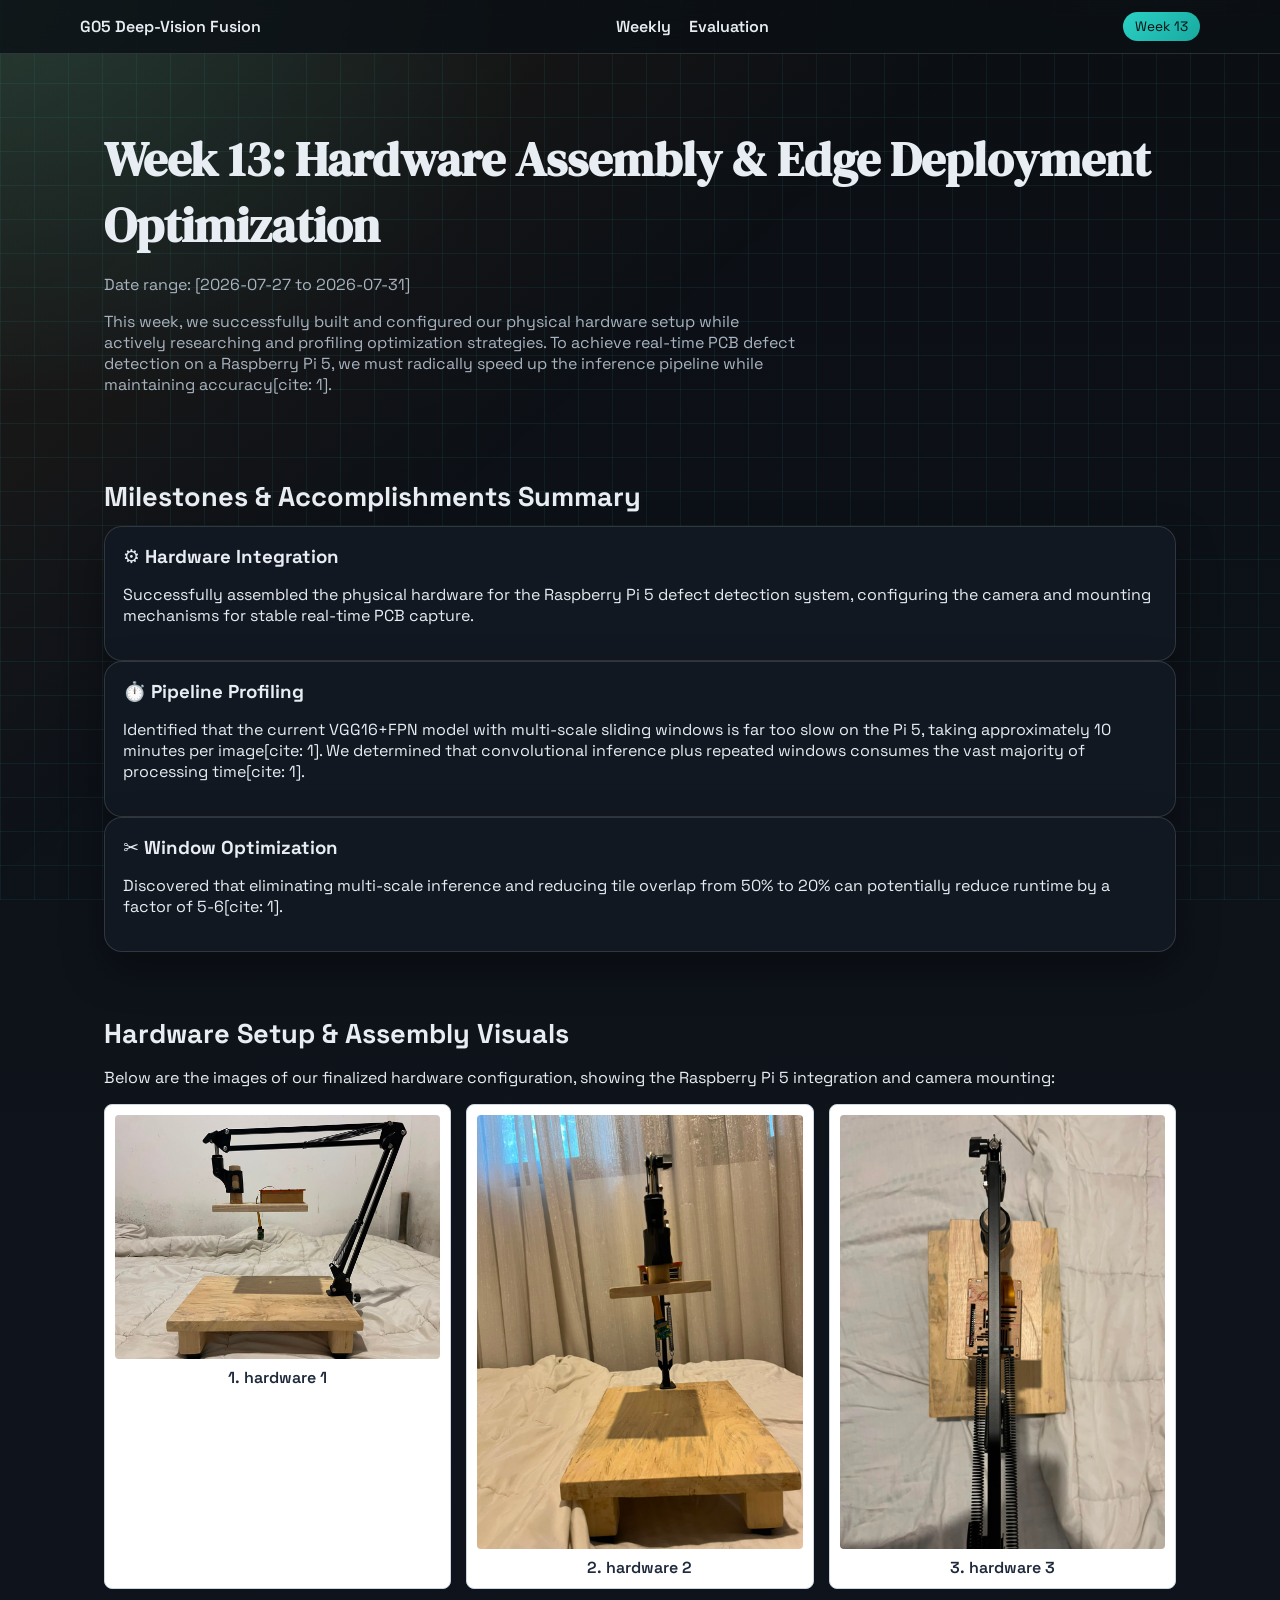
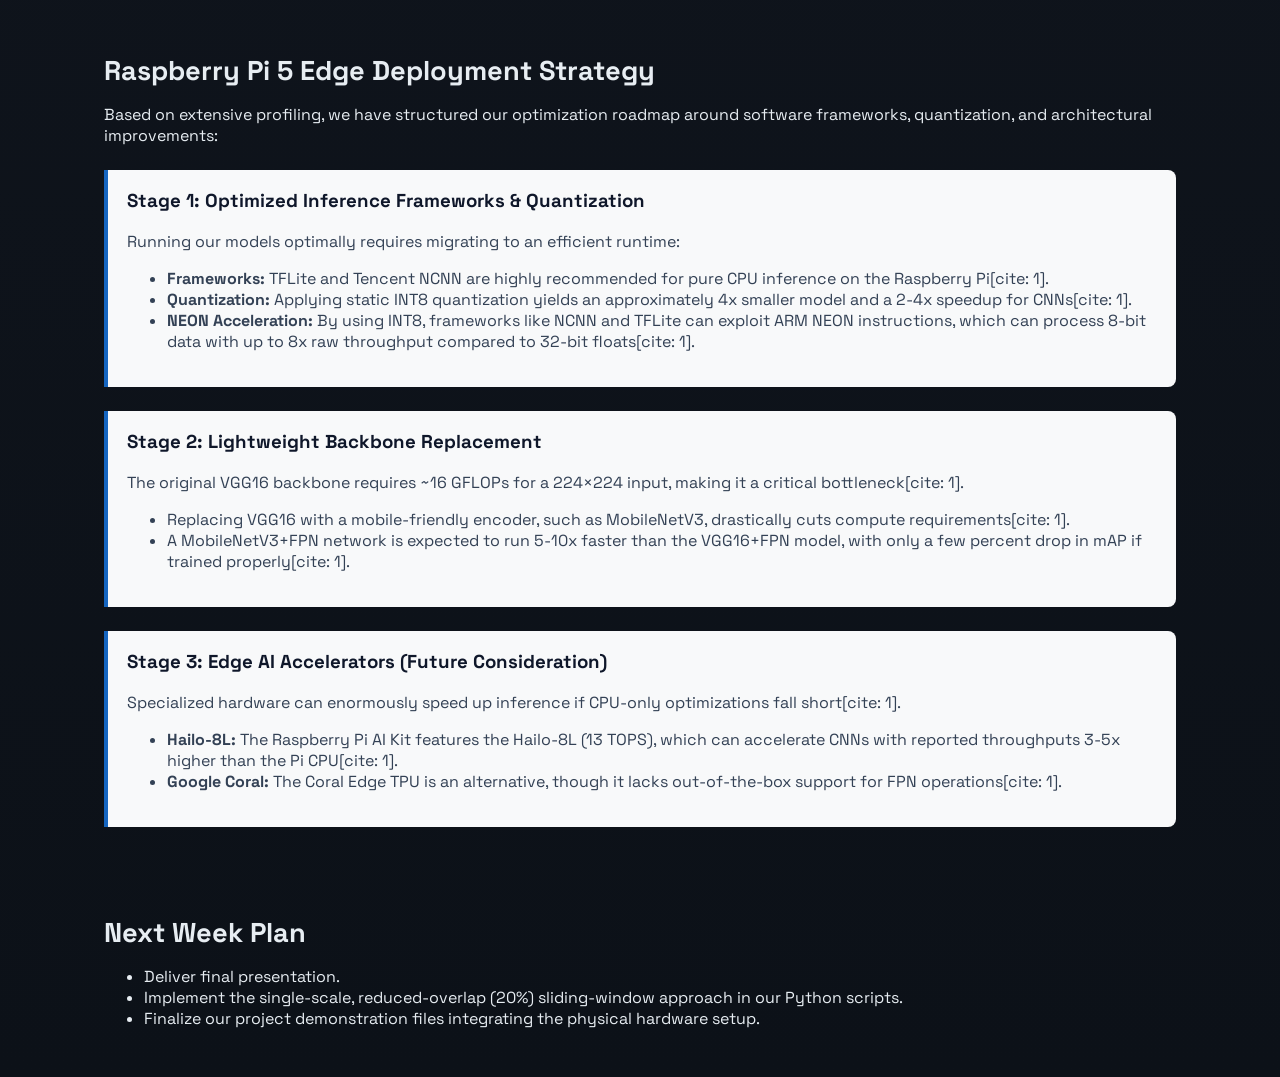
<file: weekly/week-13.html>
<!doctype html>
<html lang="en">
<head>
  <meta charset="utf-8">
  <meta name="viewport" content="width=device-width,initial-scale=1">
  <title>Week 13 | G05 FYP Portfolio</title>
  <link rel="stylesheet" href="../assets/css/styles.css">
  <link rel="preconnect" href="https://fonts.googleapis.com">
  <link rel="preconnect" href="https://fonts.gstatic.com" crossorigin>
  <link href="https://fonts.googleapis.com/css2?family=DM+Serif+Display&family=Space+Grotesk:wght@300;400;500;600;700&display=swap" rel="stylesheet">
  <style>
    /* Explicitly define text colors inside light containers to override global dark-mode text */
    .tech-box {
      background: #f8f9fa;
      color: #1e293b !important;
      border-left: 4px solid #1565c0;
      padding: 1.2rem;
      margin: 1.5rem 0;
      border-radius: 0 8px 8px 0;
    }
    .tech-box h3, .tech-box h4 {
      color: #0f172a !important;
      margin-top: 0;
    }
    .tech-box p, .tech-box li {
      color: #334155 !important;
    }
    .math-card {
      background: #ffffff;
      color: #1e293b !important;
      border: 1px solid #e0e0e0;
      border-radius: 8px;
      padding: 1rem 1.5rem;
      margin: 1rem 0;
      box-shadow: 0 2px 4px rgba(0,0,0,0.03);
    }
    .math-card h4 {
      color: #0f172a !important;
      margin-top: 0;
    }
    .math-card p, .math-card div {
      color: #334155 !important;
    }
    .feature-list {
      display: grid;
      grid-template-columns: repeat(auto-fit, minmax(280px, 1fr));
      gap: 10px;
      margin-top: 10px;
    }
    .feature-item {
      background: #ffffff;
      color: #1e293b !important;
      border: 1px solid #cbd5e1;
      padding: 8px 12px;
      border-radius: 6px;
      font-size: 0.9em;
    }
    .badge-tag {
      background-color: #e3f2fd;
      color: #1565c0 !important;
      padding: 2px 8px;
      border-radius: 4px;
      font-weight: 600;
      font-size: 0.85em;
      margin-right: 6px;
    }
    .code-container {
      background: #1e1e1e;
      color: #d4d4d4 !important;
      padding: 1rem;
      border-radius: 8px;
      overflow-x: auto;
      font-family: 'Courier New', Courier, monospace;
      font-size: 0.85rem;
      max-height: 400px;
    }
    .resource-grid {
      display: grid;
      grid-template-columns: repeat(auto-fit, minmax(220px, 1fr));
      gap: 15px;
      margin: 1.5rem 0;
    }
    .btn-resource {
      display: block;
      text-align: center;
      padding: 12px 16px;
      background-color: #1565c0;
      color: #ffffff !important;
      text-decoration: none;
      border-radius: 6px;
      font-weight: 600;
      transition: background 0.2s;
    }
    .btn-resource:hover {
      background-color: #0d47a1;
    }
    .gallery-item {
      background: #ffffff;
      border: 1px solid #cbd5e1;
      padding: 10px;
      border-radius: 8px;
      text-align: center;
    }
    .gallery-item .caption {
      margin-top: 8px;
      font-weight: 600;
      color: #1e293b !important;
    }
  </style>
</head>
<body>
  <!-- TOP NAVIGATION BAR -->
  <div class="topbar">
    <div class="container nav">
      <a href="../index.html">G05 Deep-Vision Fusion</a>
      <ul>
        <li><a href="../index.html#weekly">Weekly</a></li>
        <li><a href="../evaluation.html">Evaluation</a></li>
      </ul>
      <span class="tag">Week 13</span>
    </div>
  </div>

  <main class="container">
    <!-- HERO SECTION -->
    <section class="hero reveal">
      <h1>Week 13: Hardware Assembly & Edge Deployment Optimization</h1>
      <p>Date range: [2026-07-27 to 2026-07-31]</p>
      <p class="lead">
        This week, we successfully built and configured our physical hardware setup while actively researching and profiling optimization strategies. To achieve real-time PCB defect detection on a Raspberry Pi 5, we must radically speed up the inference pipeline while maintaining accuracy[cite: 1].
      </p>
    </section>

    <!-- KEY HIGHLIGHTS -->
    <section class="section reveal">
      <h2>Milestones & Accomplishments Summary</h2>
      <div class="grid-cards">
        <div class="card">
          <h3>⚙️ Hardware Integration</h3>
          <p>Successfully assembled the physical hardware for the Raspberry Pi 5 defect detection system, configuring the camera and mounting mechanisms for stable real-time PCB capture.</p>
        </div>
        <div class="card">
          <h3>⏱️ Pipeline Profiling</h3>
          <p>Identified that the current VGG16+FPN model with multi-scale sliding windows is far too slow on the Pi 5, taking approximately 10 minutes per image[cite: 1]. We determined that convolutional inference plus repeated windows consumes the vast majority of processing time[cite: 1].</p>
        </div>
        <div class="card">
          <h3>✂️ Window Optimization</h3>
          <p>Discovered that eliminating multi-scale inference and reducing tile overlap from 50% to 20% can potentially reduce runtime by a factor of 5-6[cite: 1].</p>
        </div>
      </div>
    </section>

    <!-- HARDWARE GALLERY -->
    <section class="section reveal">
      <h2>Hardware Setup & Assembly Visuals</h2>
      <p>Below are the images of our finalized hardware configuration, showing the Raspberry Pi 5 integration and camera mounting:</p>
      
      <div class="gallery-grid" style="display:grid; grid-template-columns: repeat(auto-fit, minmax(240px, 1fr)); gap:15px; margin-top:15px;">
        <div class="gallery-item">
          <img src="../figures/w13_hardware_setup_1.jfif" alt="Hardware Setup Angle 1" style="width:100%; border-radius:4px;" onerror="this.src='https://via.placeholder.com/400x300?text=Hardware+Setup+1'">
          <div class="caption">1. hardware 1</div>
        </div>
        <div class="gallery-item">
          <img src="../figures/w13_hardware_setup_2.jfif" alt="Hardware Setup Angle 2" style="width:100%; border-radius:4px;" onerror="this.src='https://via.placeholder.com/400x300?text=Hardware+Setup+2'">
          <div class="caption">2. hardware 2</div>
        </div>
        <div class="gallery-item">
          <img src="../figures/w13_hardware_setup_3.jfif" alt="Hardware Setup Angle 3" style="width:100%; border-radius:4px;" onerror="this.src='https://via.placeholder.com/400x300?text=Hardware+Setup+3'">
          <div class="caption">3. hardware 3</div>
        </div>
      </div>
    </section>

    <!-- DETAILED DEPLOYMENT RESEARCH -->
    <section class="section reveal">
      <h2>Raspberry Pi 5 Edge Deployment Strategy</h2>
      <p>Based on extensive profiling, we have structured our optimization roadmap around software frameworks, quantization, and architectural improvements:</p>
      
      <div class="tech-box">
        <h3>Stage 1: Optimized Inference Frameworks & Quantization</h3>
        <p>Running our models optimally requires migrating to an efficient runtime:</p>
        <ul>
          <li><strong>Frameworks:</strong> TFLite and Tencent NCNN are highly recommended for pure CPU inference on the Raspberry Pi[cite: 1].</li>
          <li><strong>Quantization:</strong> Applying static INT8 quantization yields an approximately 4x smaller model and a 2-4x speedup for CNNs[cite: 1].</li>
          <li><strong>NEON Acceleration:</strong> By using INT8, frameworks like NCNN and TFLite can exploit ARM NEON instructions, which can process 8-bit data with up to 8x raw throughput compared to 32-bit floats[cite: 1].</li>
        </ul>
      </div>

      <div class="tech-box">
        <h3>Stage 2: Lightweight Backbone Replacement</h3>
        <p>The original VGG16 backbone requires ~16 GFLOPs for a 224&times;224 input, making it a critical bottleneck[cite: 1].</p>
        <ul>
          <li>Replacing VGG16 with a mobile-friendly encoder, such as MobileNetV3, drastically cuts compute requirements[cite: 1].</li>
          <li>A MobileNetV3+FPN network is expected to run 5-10x faster than the VGG16+FPN model, with only a few percent drop in mAP if trained properly[cite: 1].</li>
        </ul>
      </div>

      <div class="tech-box">
        <h3>Stage 3: Edge AI Accelerators (Future Consideration)</h3>
        <p>Specialized hardware can enormously speed up inference if CPU-only optimizations fall short[cite: 1].</p>
        <ul>
          <li><strong>Hailo-8L:</strong> The Raspberry Pi AI Kit features the Hailo-8L (13 TOPS), which can accelerate CNNs with reported throughputs 3-5x higher than the Pi CPU[cite: 1].</li>
          <li><strong>Google Coral:</strong> The Coral Edge TPU is an alternative, though it lacks out-of-the-box support for FPN operations[cite: 1].</li>
        </ul>
      </div>
    </section>

    <!-- NEXT WEEK PLAN -->
    <section class="section reveal">
      <h2>Next Week Plan</h2>
      <ul>
        <li>Deliver final presentation.</li>
        <li>Implement the single-scale, reduced-overlap (20%) sliding-window approach in our Python scripts.</li>
        <li>Finalize our project demonstration files integrating the physical hardware setup.</li>
      </ul>
    </section>
  </main>

  <script src="../assets/js/main.js"></script>
</body>
</html>
</file>
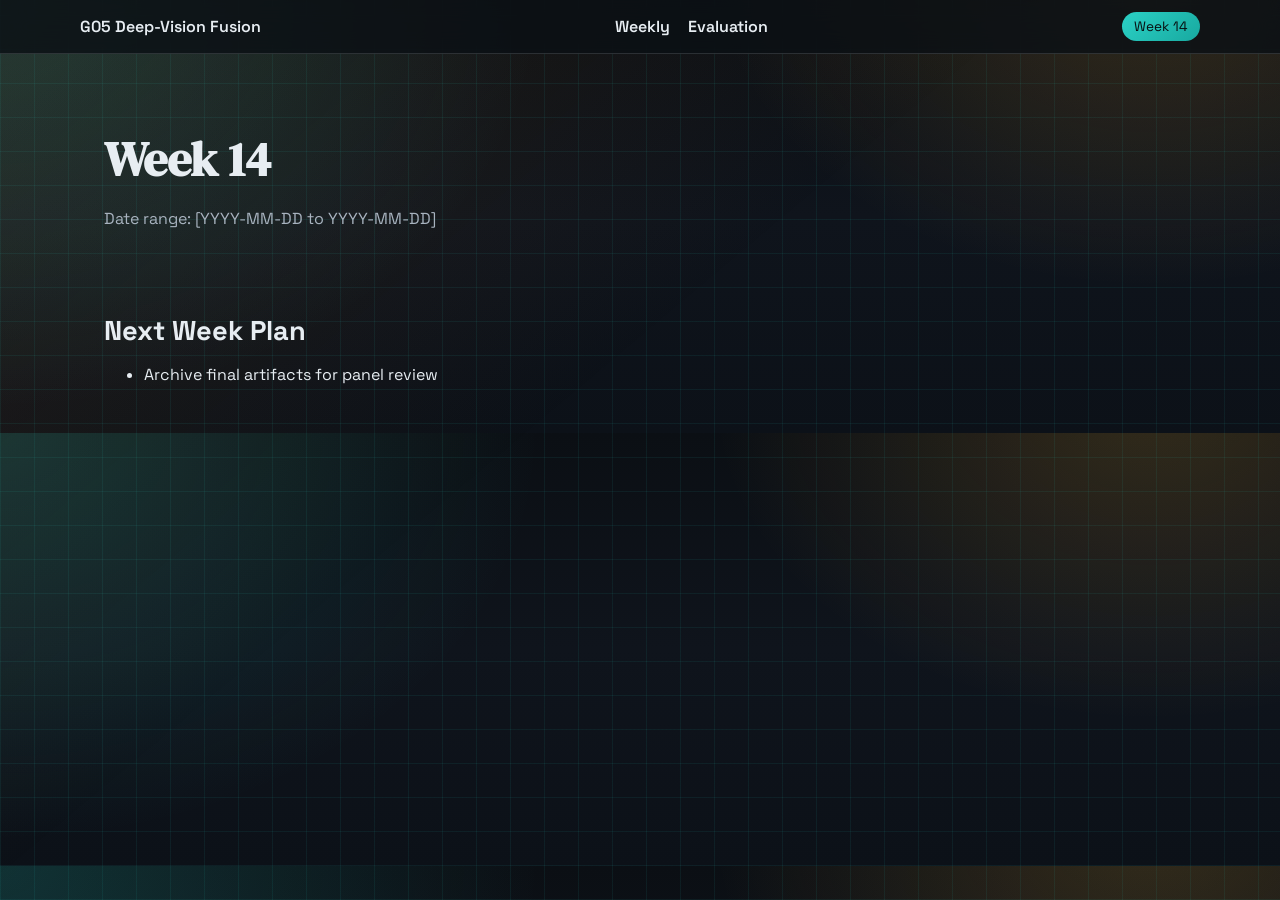
<file: weekly/week-14.html>
<!doctype html>
<html lang="en">
<head>
  <meta charset="utf-8">
  <meta name="viewport" content="width=device-width,initial-scale=1">
  <title>Week 14 | G05 FYP Portfolio</title>
  <link rel="stylesheet" href="../assets/css/styles.css">
  <link rel="preconnect" href="https://fonts.googleapis.com">
  <link rel="preconnect" href="https://fonts.gstatic.com" crossorigin>
  <link href="https://fonts.googleapis.com/css2?family=DM+Serif+Display&family=Space+Grotesk:wght@300;400;500;600;700&display=swap" rel="stylesheet">
</head>
<body>
  <div class="topbar">
    <div class="container nav">
      <a href="../index.html">G05 Deep-Vision Fusion</a>
      <ul>
        <li><a href="../index.html#weekly">Weekly</a></li>
        <li><a href="../evaluation.html">Evaluation</a></li>
      </ul>
      <span class="tag">Week 14</span>
    </div>
  </div>

  <main class="container">
    <section class="hero reveal">
      <h1>Week 14</h1>
      <p>Date range: [YYYY-MM-DD to YYYY-MM-DD]</p>
    </section>

    <section class="section reveal">
      <h2>Next Week Plan</h2>
      <ul>
        <li>Archive final artifacts for panel review</li>
      </ul>
    </section>
  </main>
  <script src="../assets/js/main.js"></script>
</body>
</html>
</file>
<file: assets/css/styles.css>
:root{
  --bg:#0b0f14;
  --ink:#e7edf2;
  --muted:#a8b3bf;
  --accent:#2bd1c5;
  --accent-2:#f2b13c;
  --card:#121821;
  --line:rgba(231,237,242,0.14);
  --shadow:0 18px 40px rgba(0,0,0,0.35);
  --pcb:#0f2a2a;
  --copper:#c97c2c;
}
*{box-sizing:border-box}
html{scroll-behavior:smooth}
body{
  margin:0;
  font-family:"Space Grotesk",system-ui,-apple-system,"Segoe UI",sans-serif;
  color:var(--ink);
  background:
    radial-gradient(900px 680px at 0% 0%,rgba(43,209,197,0.18),transparent 60%),
    radial-gradient(800px 600px at 90% -10%,rgba(242,177,60,0.18),transparent 55%),
    linear-gradient(180deg,#0b0f14 0%,#0f141c 50%,#0c1118 100%);
}
body::before{
  content:"";
  position:fixed;
  inset:0;
  background-image:
    repeating-linear-gradient(0deg,rgba(43,209,197,0.08) 0 1px,transparent 1px 34px),
    repeating-linear-gradient(90deg,rgba(43,209,197,0.08) 0 1px,transparent 1px 34px),
    linear-gradient(140deg,rgba(201,124,44,0.12),transparent 45%);
  pointer-events:none;
  z-index:-1;
}
img{max-width:100%;display:block}
.container{max-width:1120px;margin:0 auto;padding:0 24px}
.topbar{
  position:sticky;
  top:0;
  z-index:20;
  backdrop-filter:blur(12px);
  background:rgba(11,15,20,0.8);
  border-bottom:1px solid var(--line);
}
.nav{
  display:flex;
  align-items:center;
  justify-content:space-between;
  padding:12px 0;
}
.nav-right{display:flex;align-items:center;gap:16px}
.nav a{color:var(--ink);text-decoration:none;font-weight:600}
.nav ul{display:flex;gap:18px;list-style:none;margin:0;padding:0}
.nav .avatar{
  width:44px;
  height:44px;
  border-radius:50%;
  object-fit:cover;
  object-position:center top;
  border:2px solid rgba(43,209,197,0.5);
  box-shadow:0 8px 18px rgba(0,0,0,0.35);
}
.nav .tag{
  background:linear-gradient(135deg,var(--accent),#18a9a0);
  color:#081012;
  padding:6px 12px;
  border-radius:999px;
  font-size:0.85rem;
}
.hero{
  padding:72px 0 36px;
}
.hero h1{
  font-family:"DM Serif Display",serif;
  font-size:3rem;
  margin:0 0 10px;
}
.hero p{color:var(--muted);max-width:700px}
.hero .meta{display:flex;flex-wrap:wrap;gap:12px;margin-top:16px}
.hero .pill{
  border:1px solid var(--line);
  padding:8px 12px;
  border-radius:999px;
  background:rgba(18,24,33,0.9);
}
.grid{display:grid;gap:18px}
.grid-2{grid-template-columns:repeat(auto-fit,minmax(240px,1fr))}
.grid-3{grid-template-columns:repeat(auto-fit,minmax(220px,1fr))}
.section{padding:32px 0}
.section h2{margin:0 0 12px;font-size:1.7rem}
.card{
  background:var(--card);
  border:1px solid var(--line);
  border-radius:18px;
  padding:18px;
  box-shadow:var(--shadow);
}
.card h3{margin:0 0 10px}
.badge{display:inline-block;margin-right:8px;padding:4px 8px;border-radius:8px;background:rgba(43,209,197,0.12);color:var(--ink)}
.timeline{border-left:2px solid var(--line);padding-left:16px}
.timeline-item{margin-bottom:16px}
.timeline-item h4{margin:0}
.figure{border-radius:12px;box-shadow:var(--shadow)}
.figure-caption{text-align:center;color:var(--muted);margin-top:8px}
.profile-photo{
  width:100%;
  aspect-ratio:4/5;
  object-fit:cover;
  border-radius:16px;
  border:1px solid var(--line);
  box-shadow:var(--shadow);
}
.link-grid a{
  display:block;
  padding:14px 16px;
  border-radius:12px;
  border:1px solid var(--line);
  background:var(--card);
  text-decoration:none;
  color:var(--ink);
  transition:transform 0.2s ease,box-shadow 0.2s ease,border-color 0.2s ease;
}
.link-grid a:hover{
  transform:translateY(-4px);
  border-color:rgba(43,209,197,0.45);
  box-shadow:0 16px 30px rgba(0,0,0,0.4);
}
.footer{
  padding:24px 0 40px;
  border-top:1px solid var(--line);
  color:var(--muted);
  font-size:0.95rem;
}
.button{
  display:inline-flex;
  align-items:center;
  gap:10px;
  padding:10px 18px;
  border-radius:999px;
  border:1px solid var(--accent);
  color:#081012;
  background:linear-gradient(135deg,var(--accent),#18a9a0);
  text-decoration:none;
  font-weight:600;
  box-shadow:0 12px 26px rgba(43,209,197,0.2);
}
.reveal{opacity:0;transform:translateY(16px);transition:all 0.6s ease}
.reveal.visible{opacity:1;transform:translateY(0)}
@media (max-width:720px){
  .hero h1{font-size:2.2rem}
  .nav ul{display:none}
  .nav .avatar{width:38px;height:38px}
}
@media (prefers-reduced-motion:reduce){
  *{scroll-behavior:auto}
  .reveal{opacity:1;transform:none}
}
</file>
